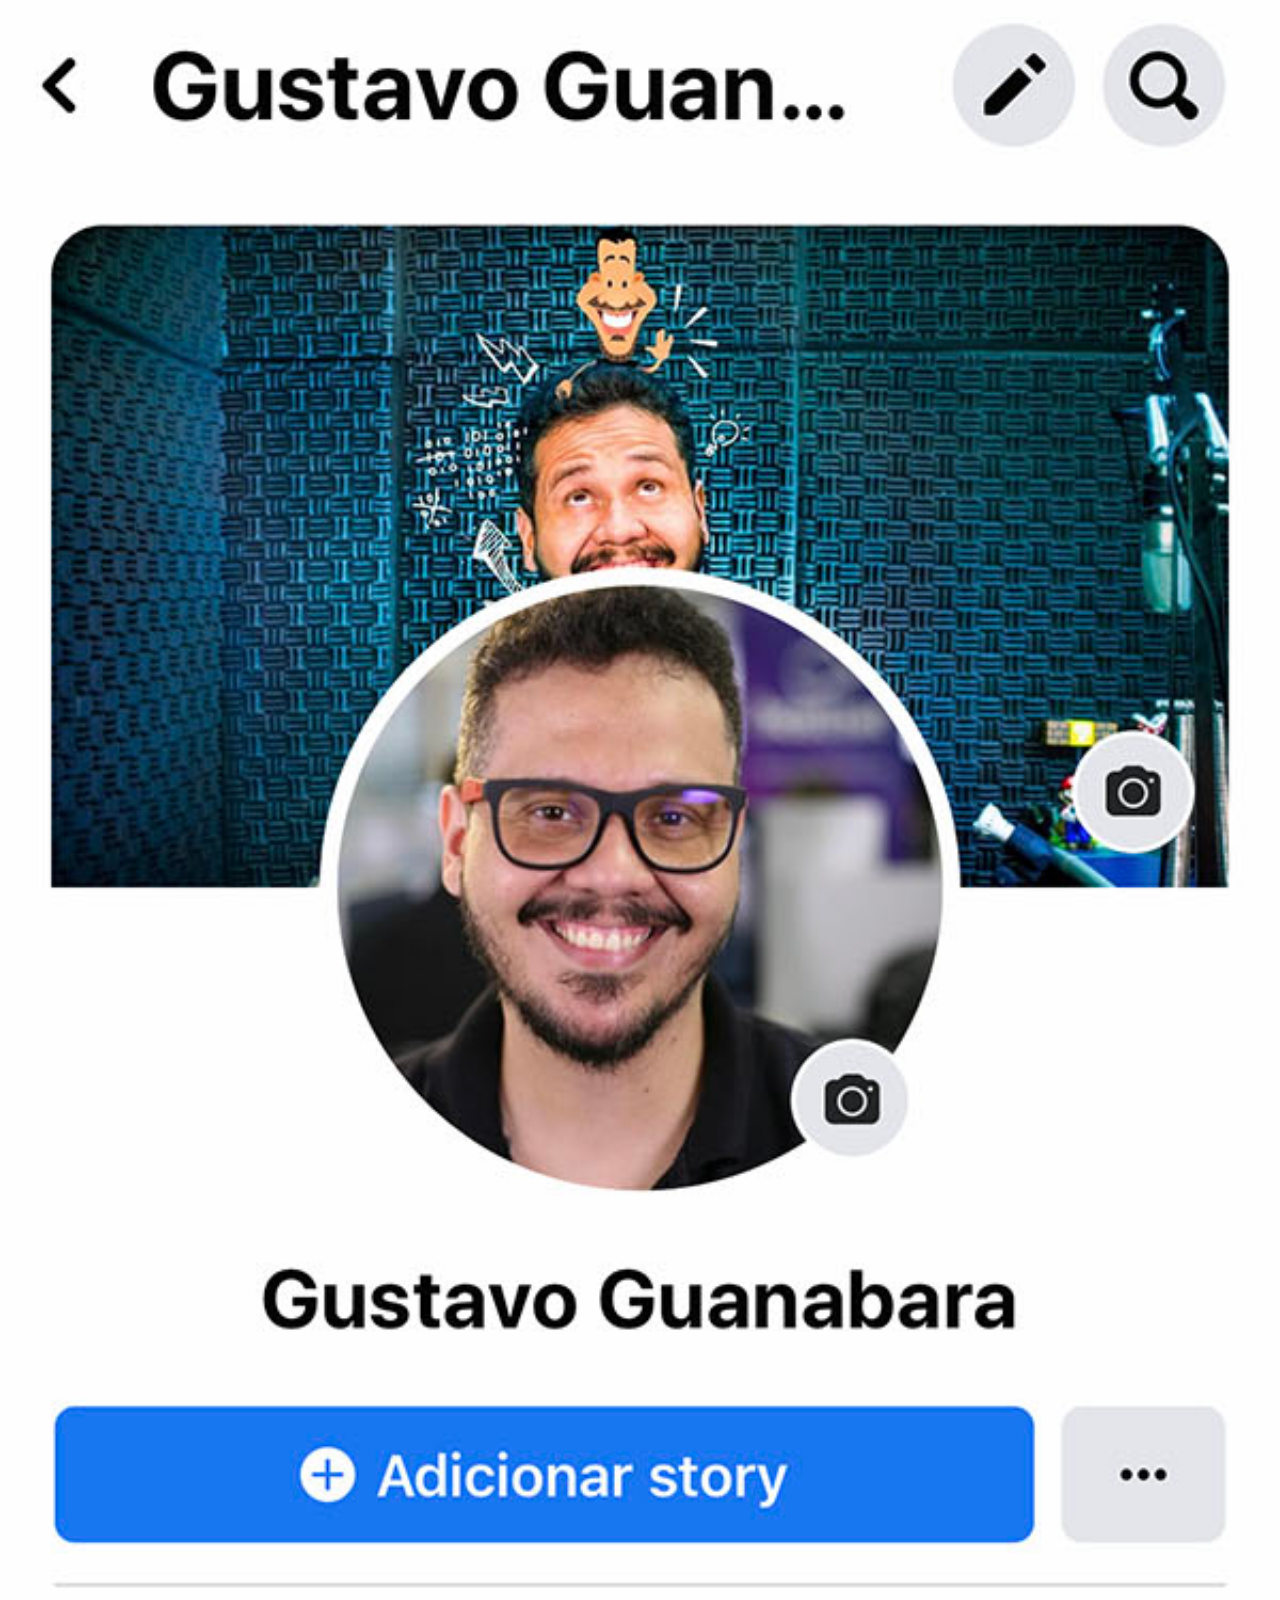
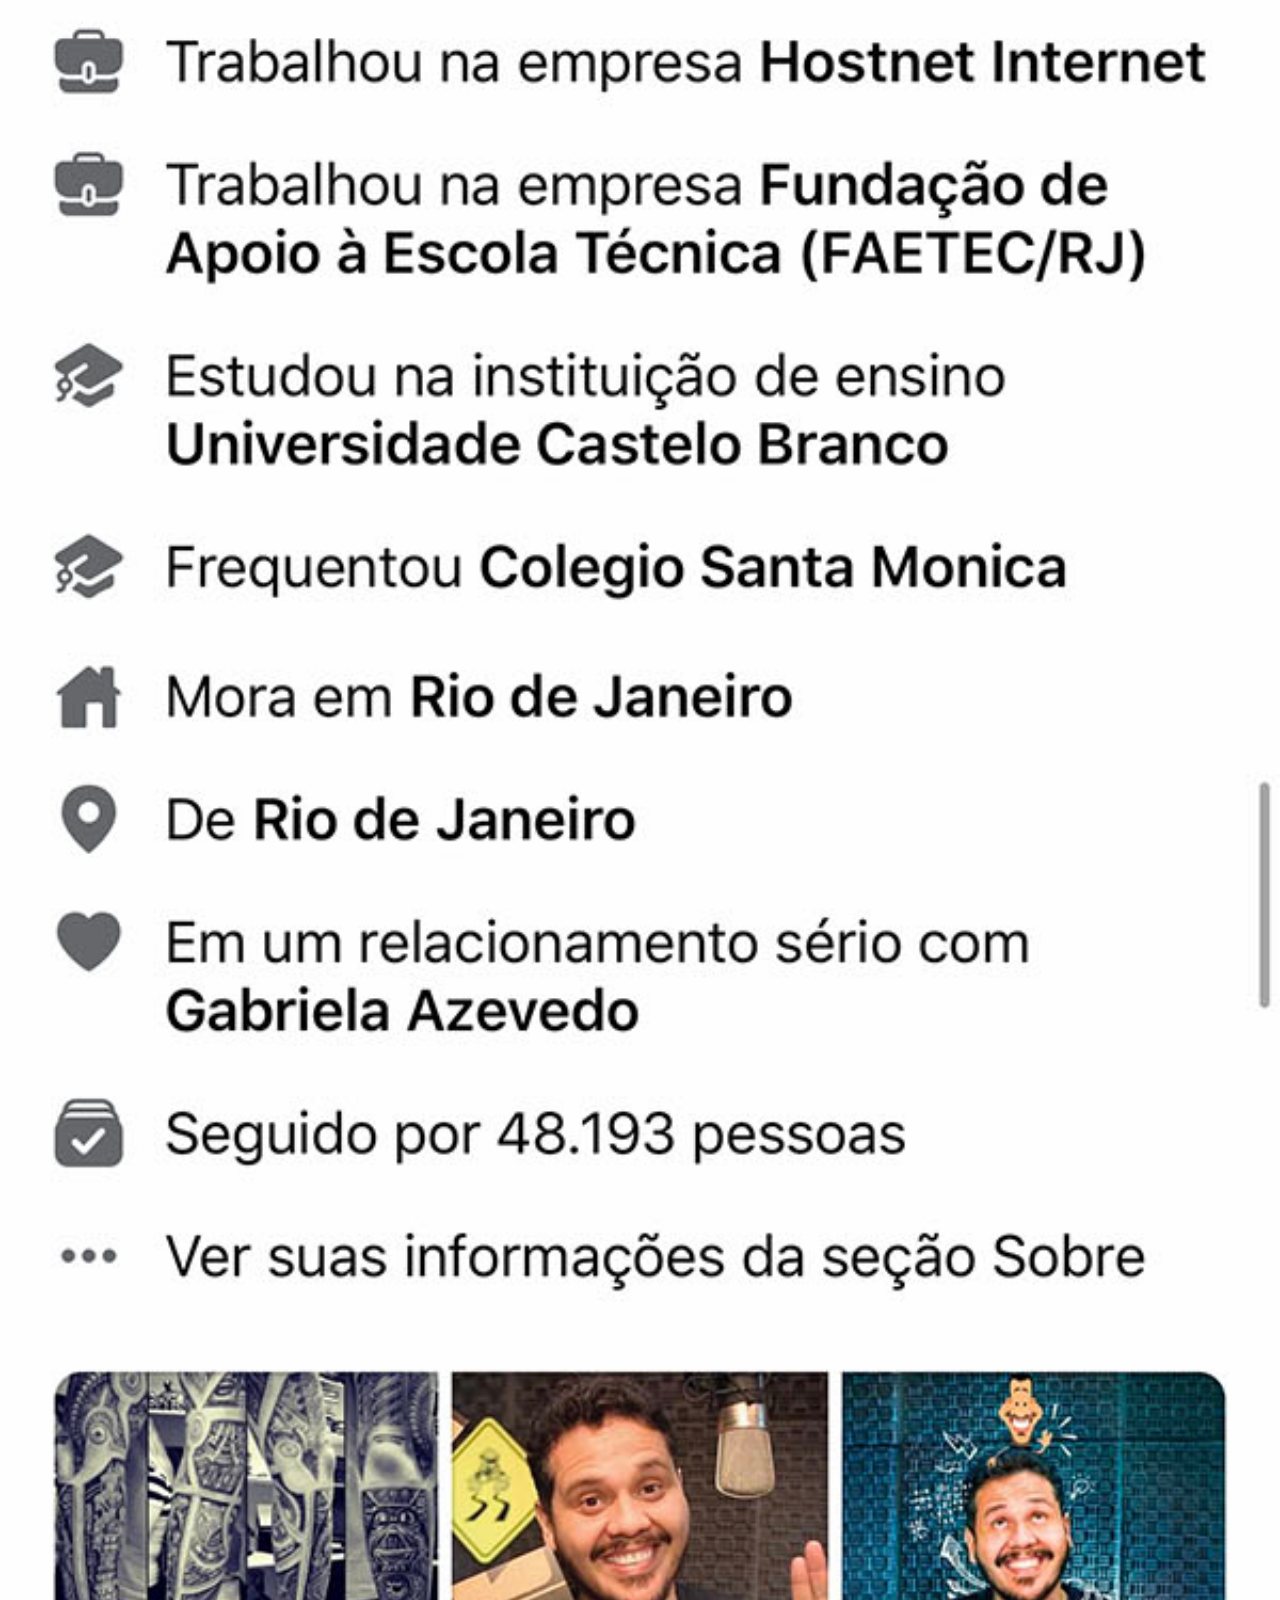
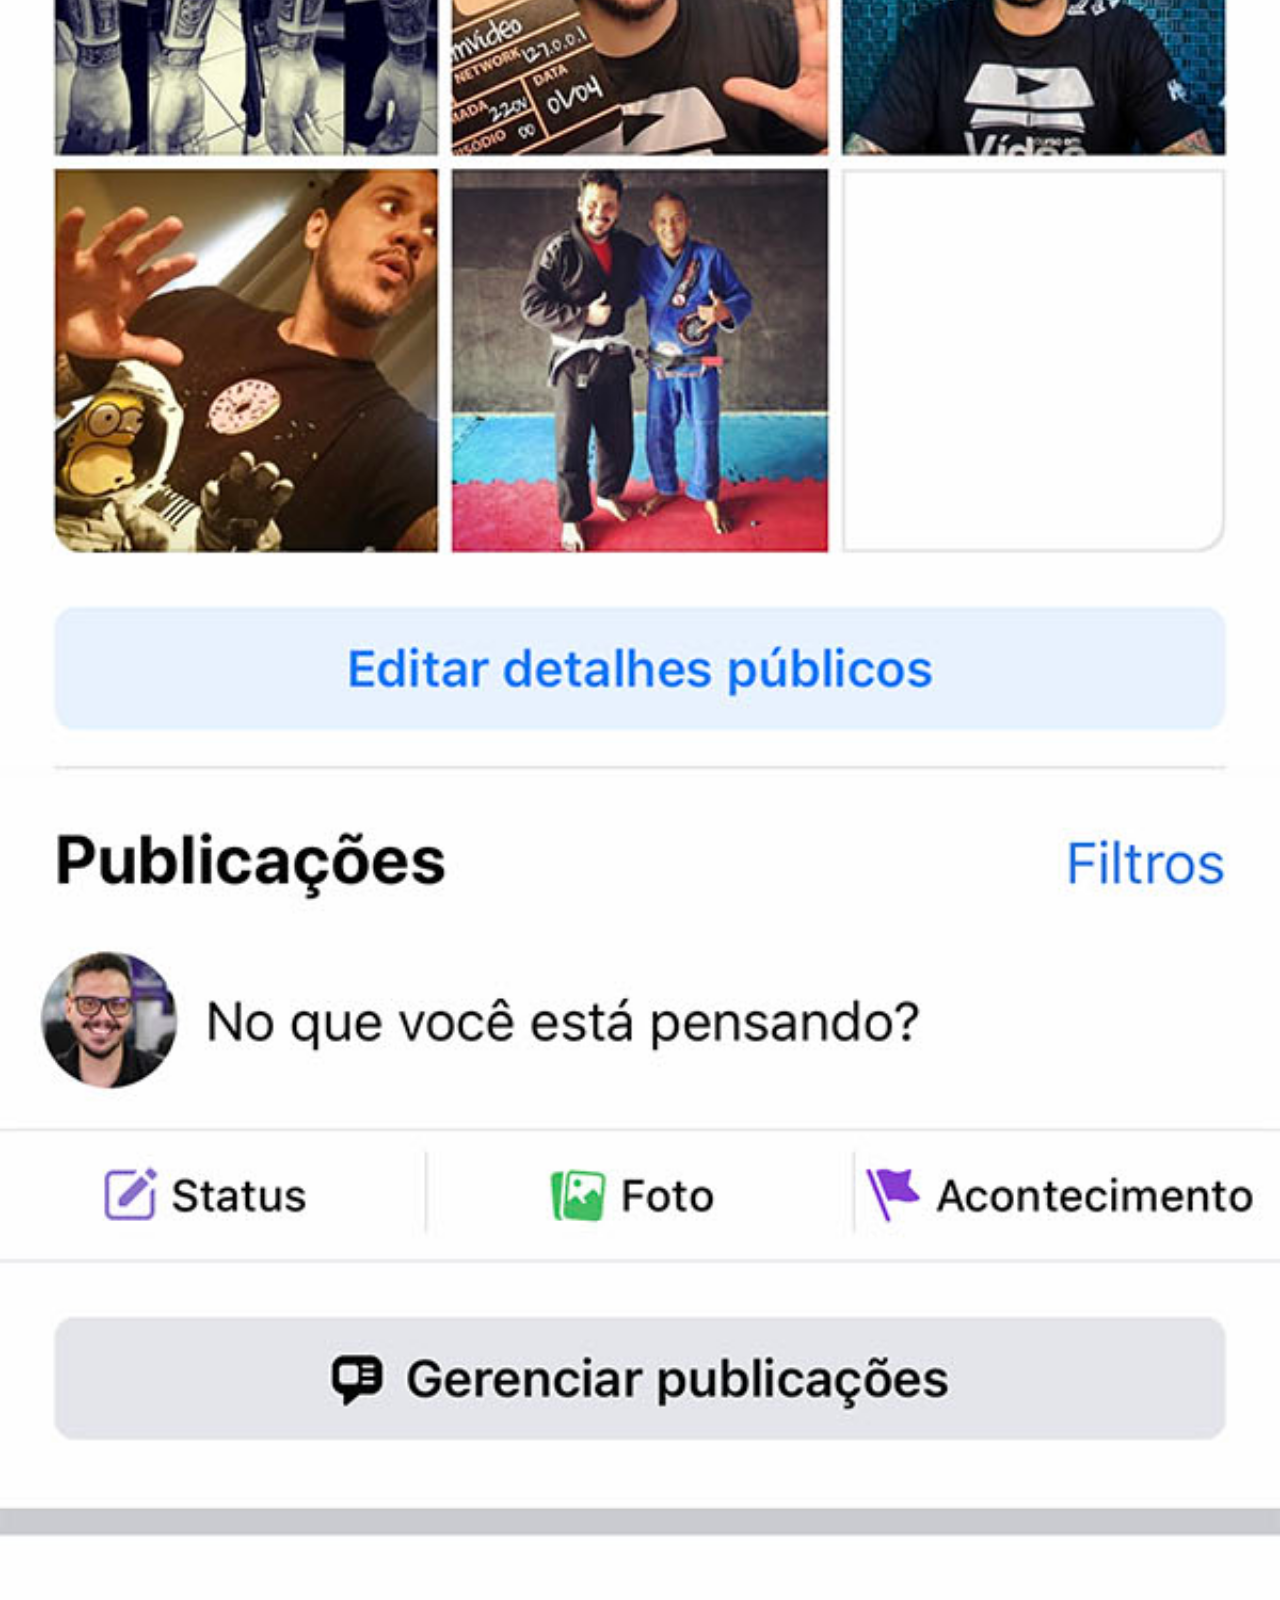
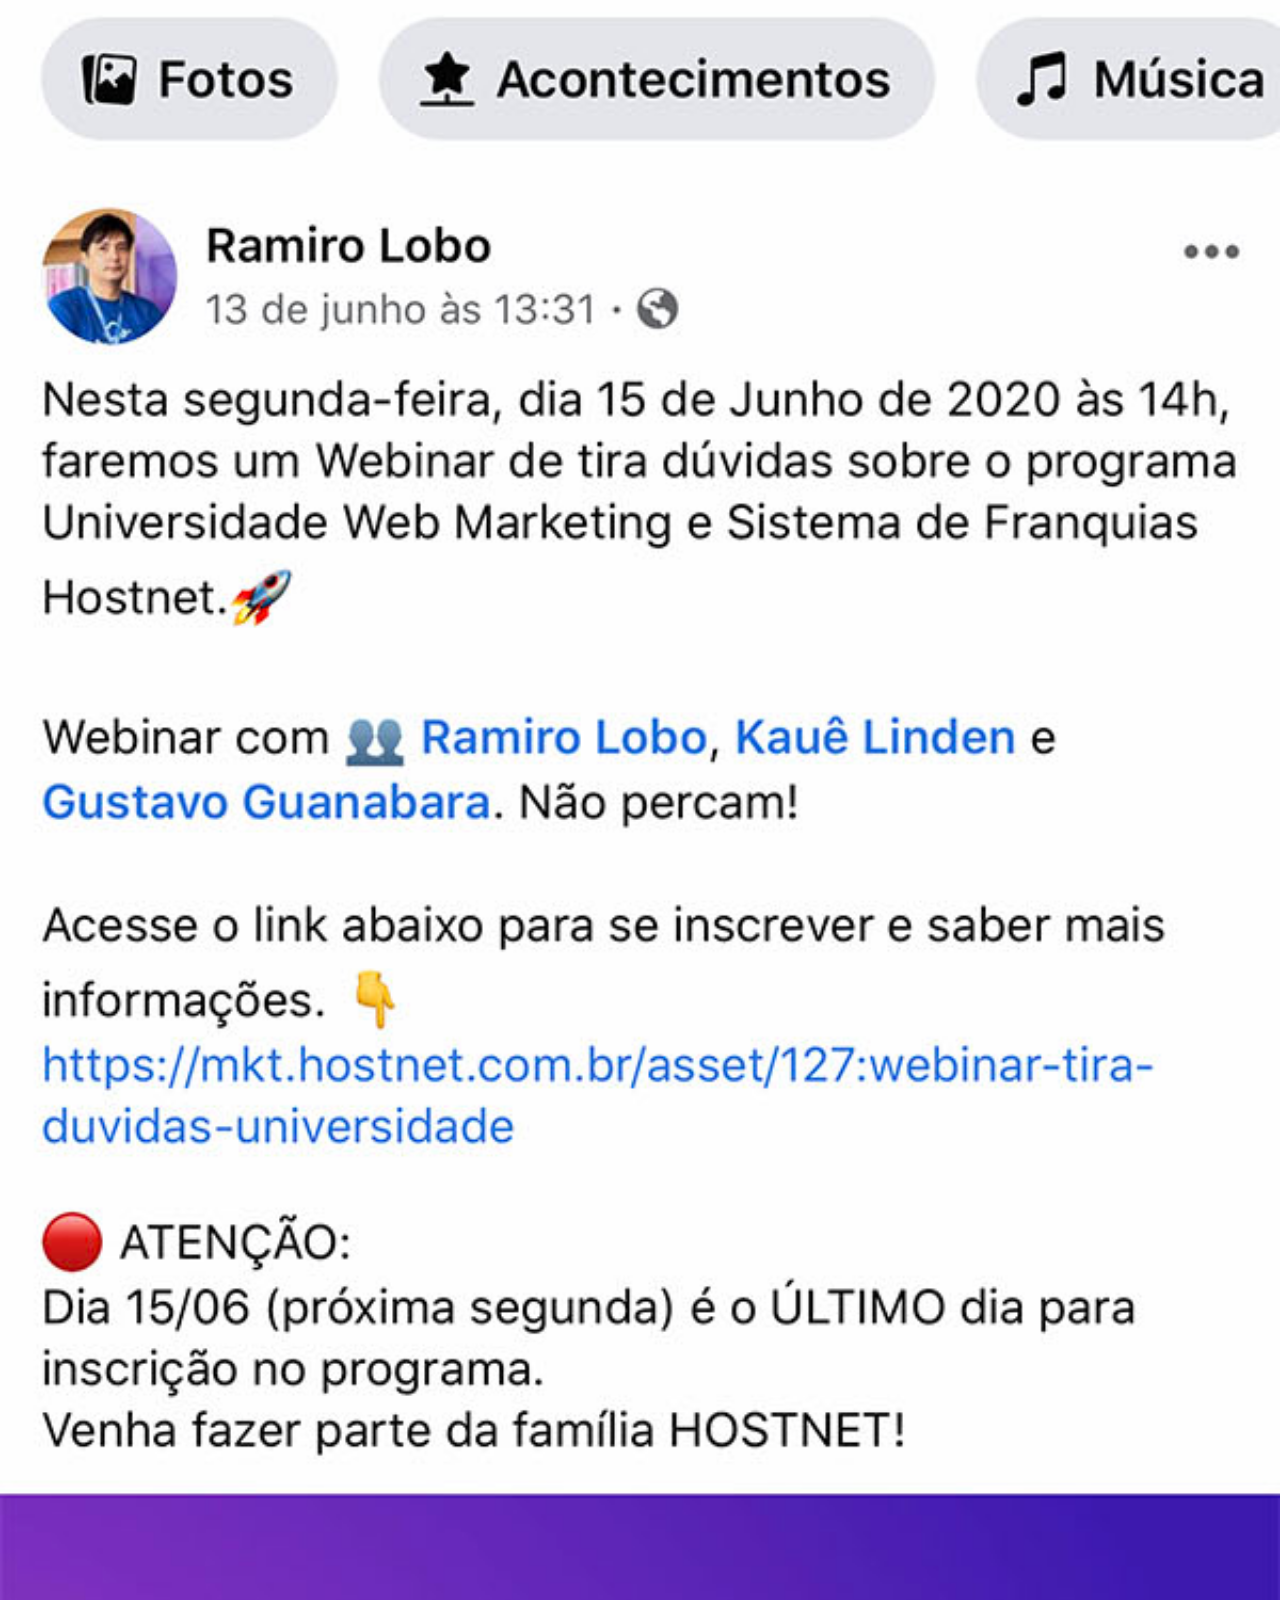
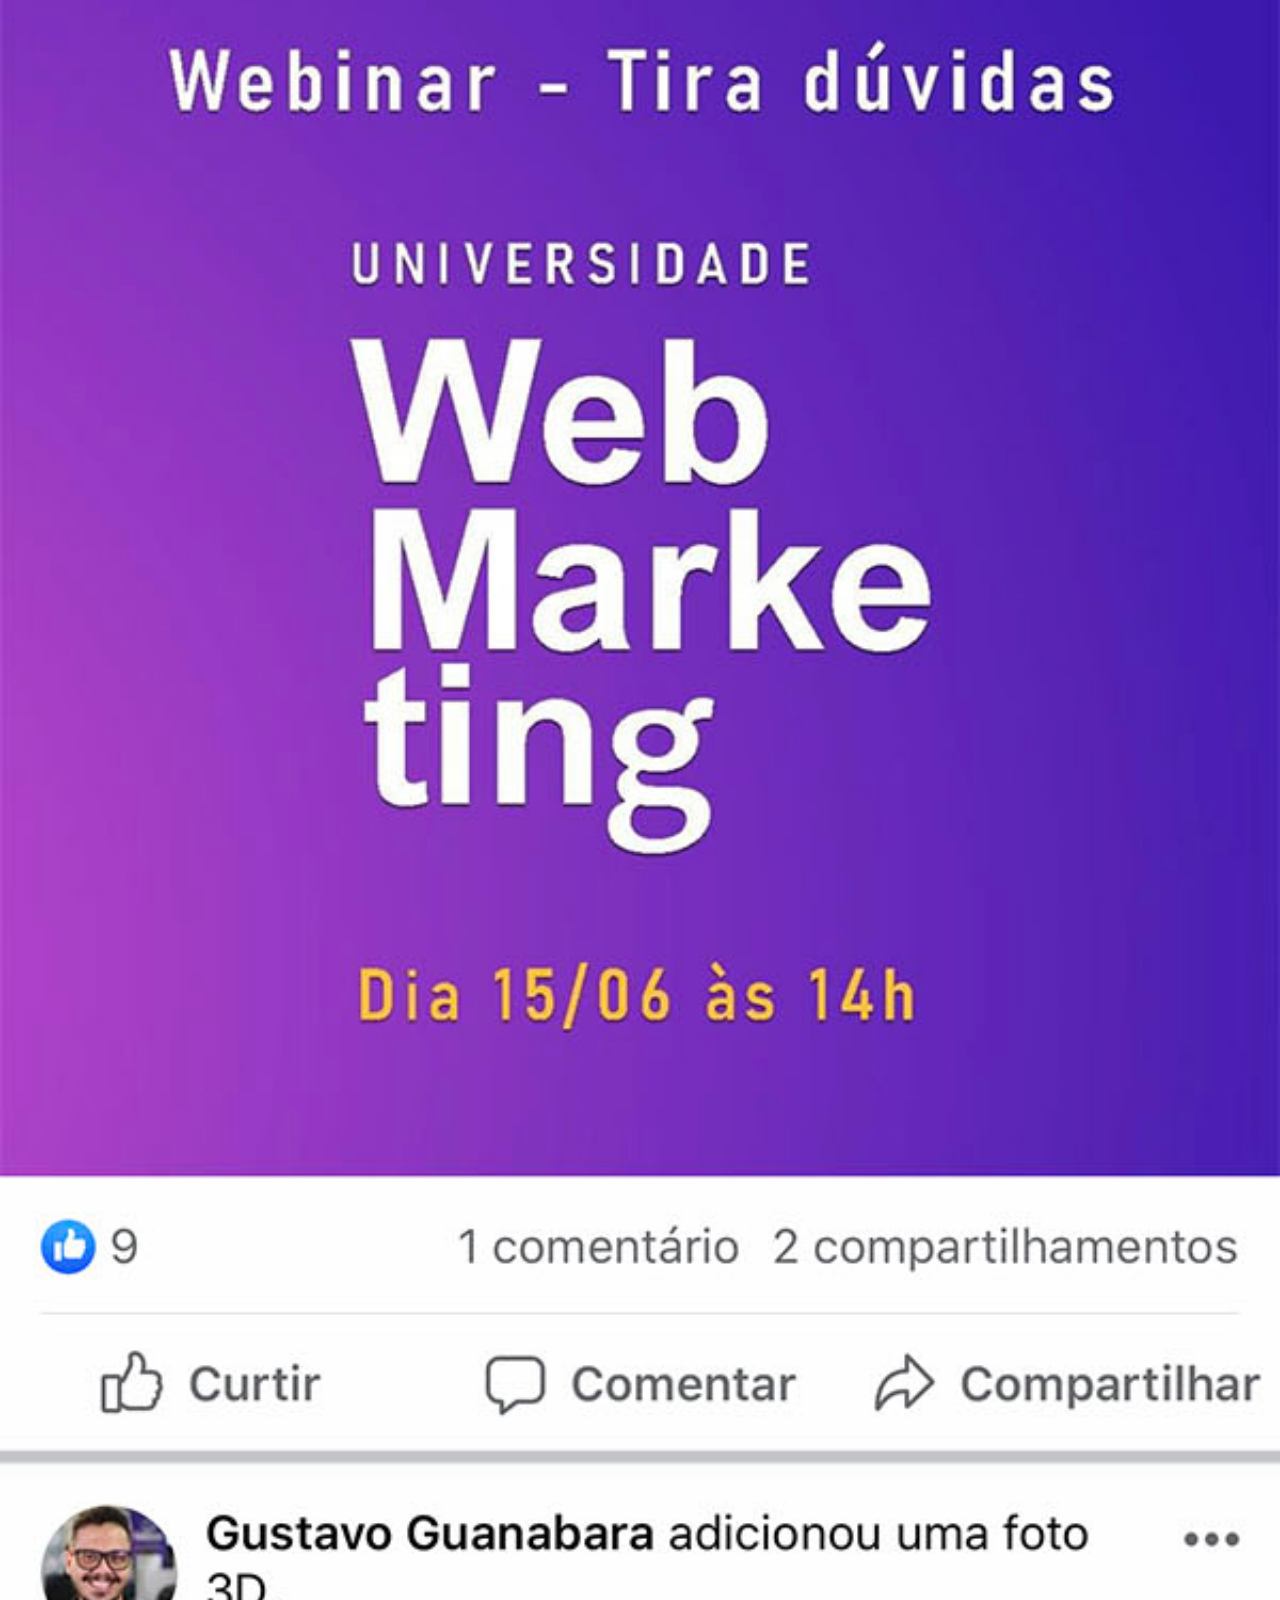
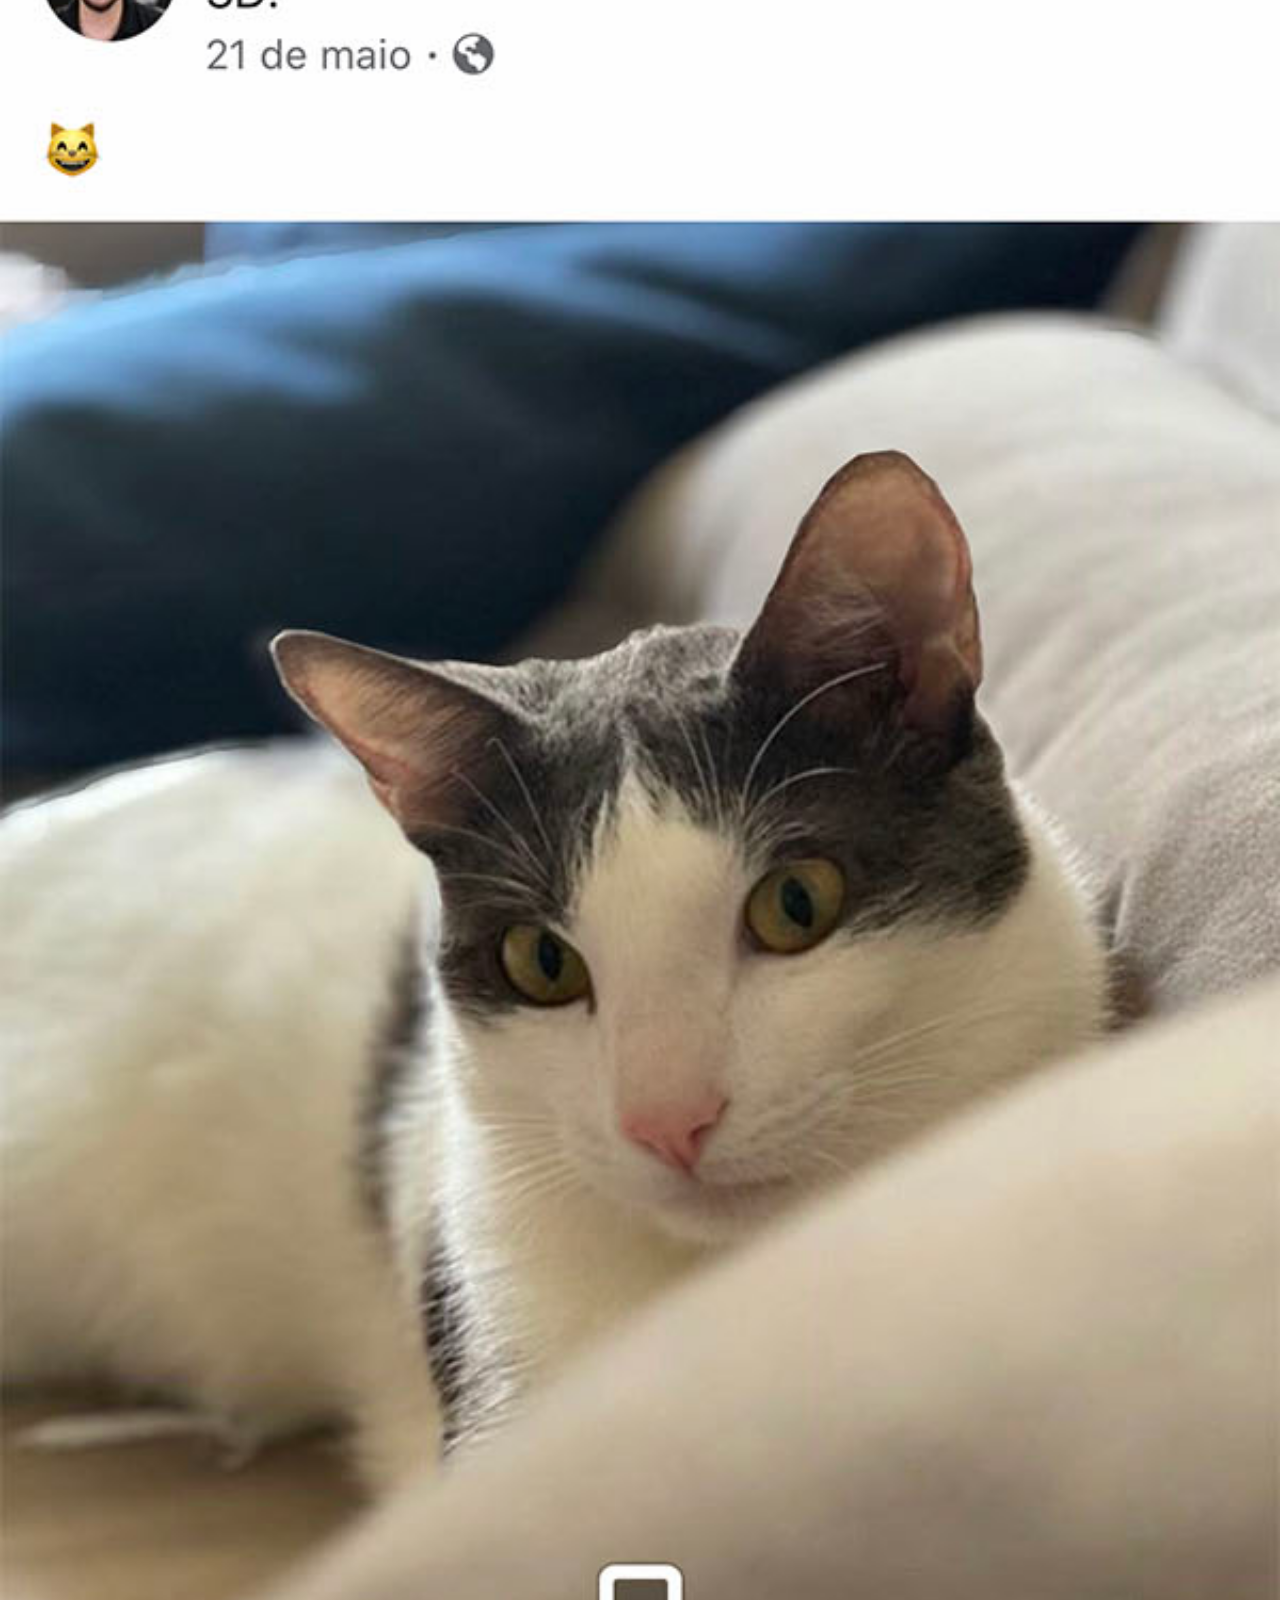
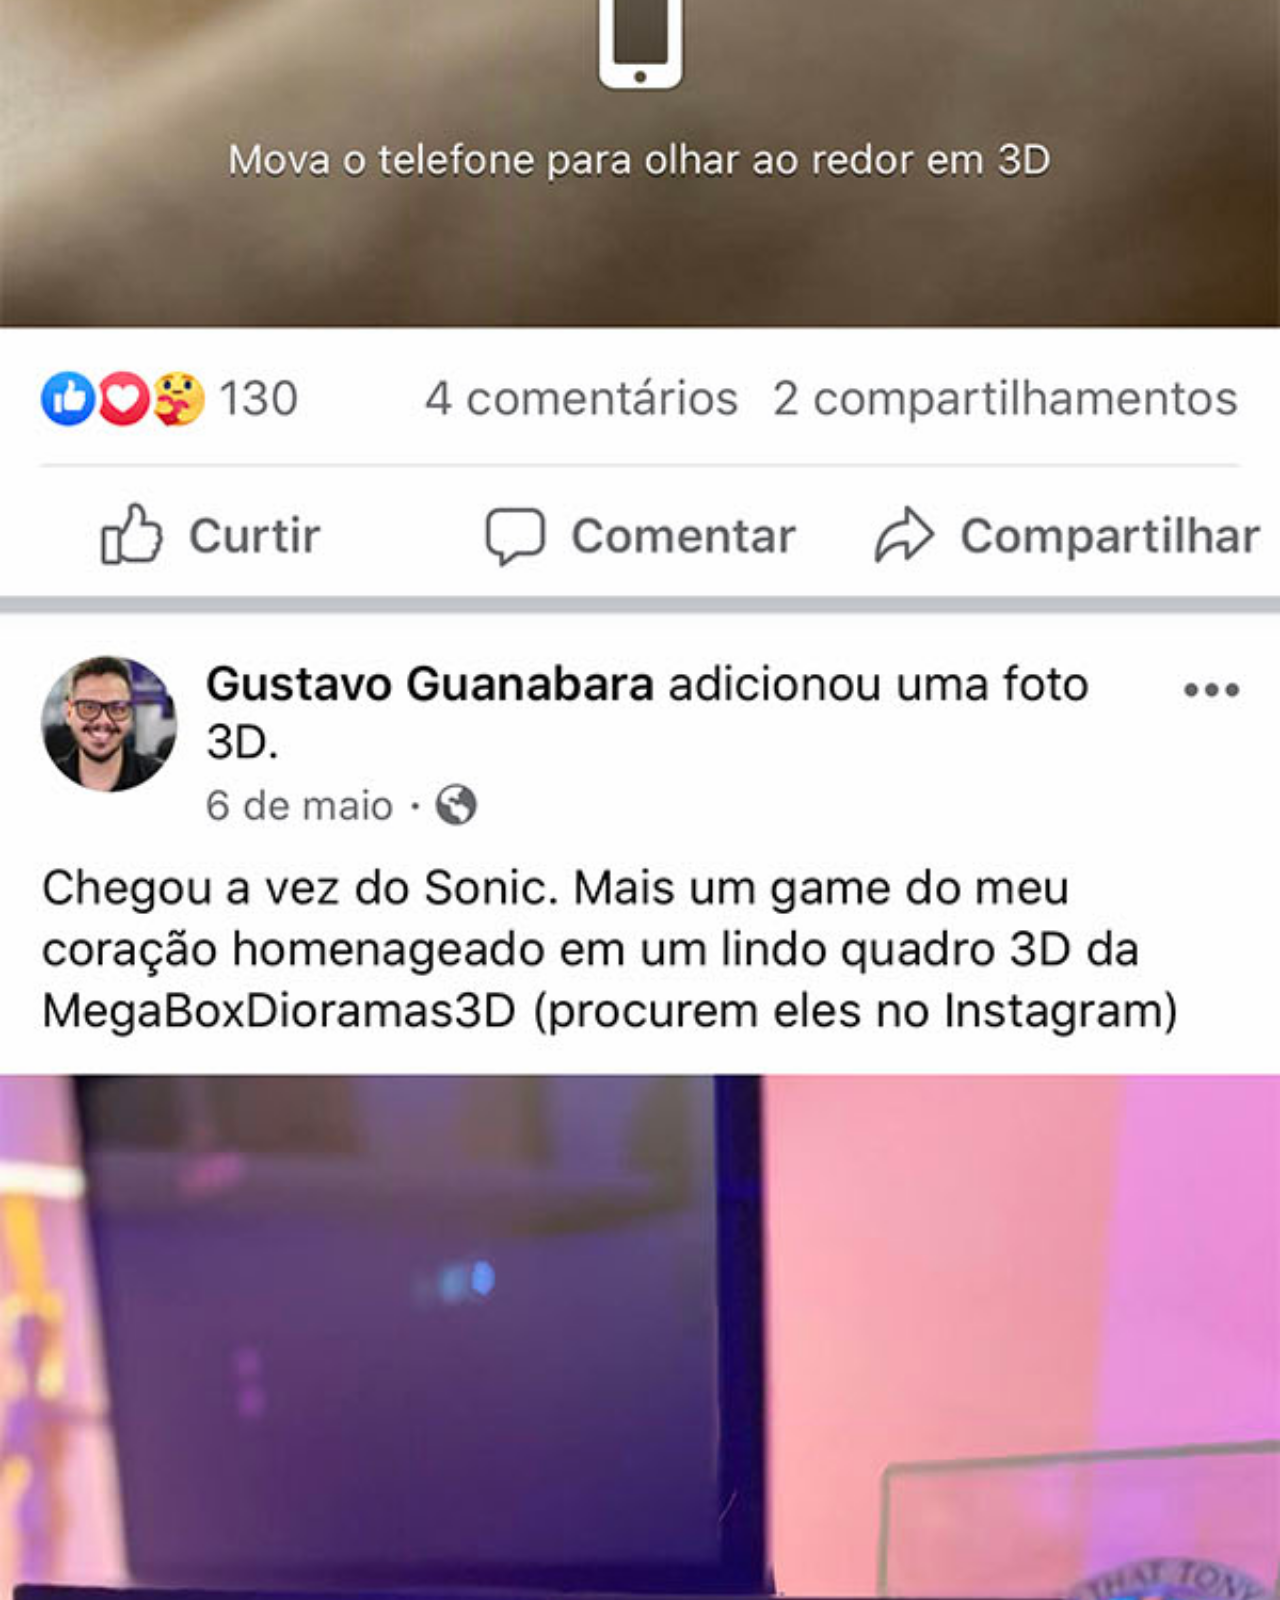
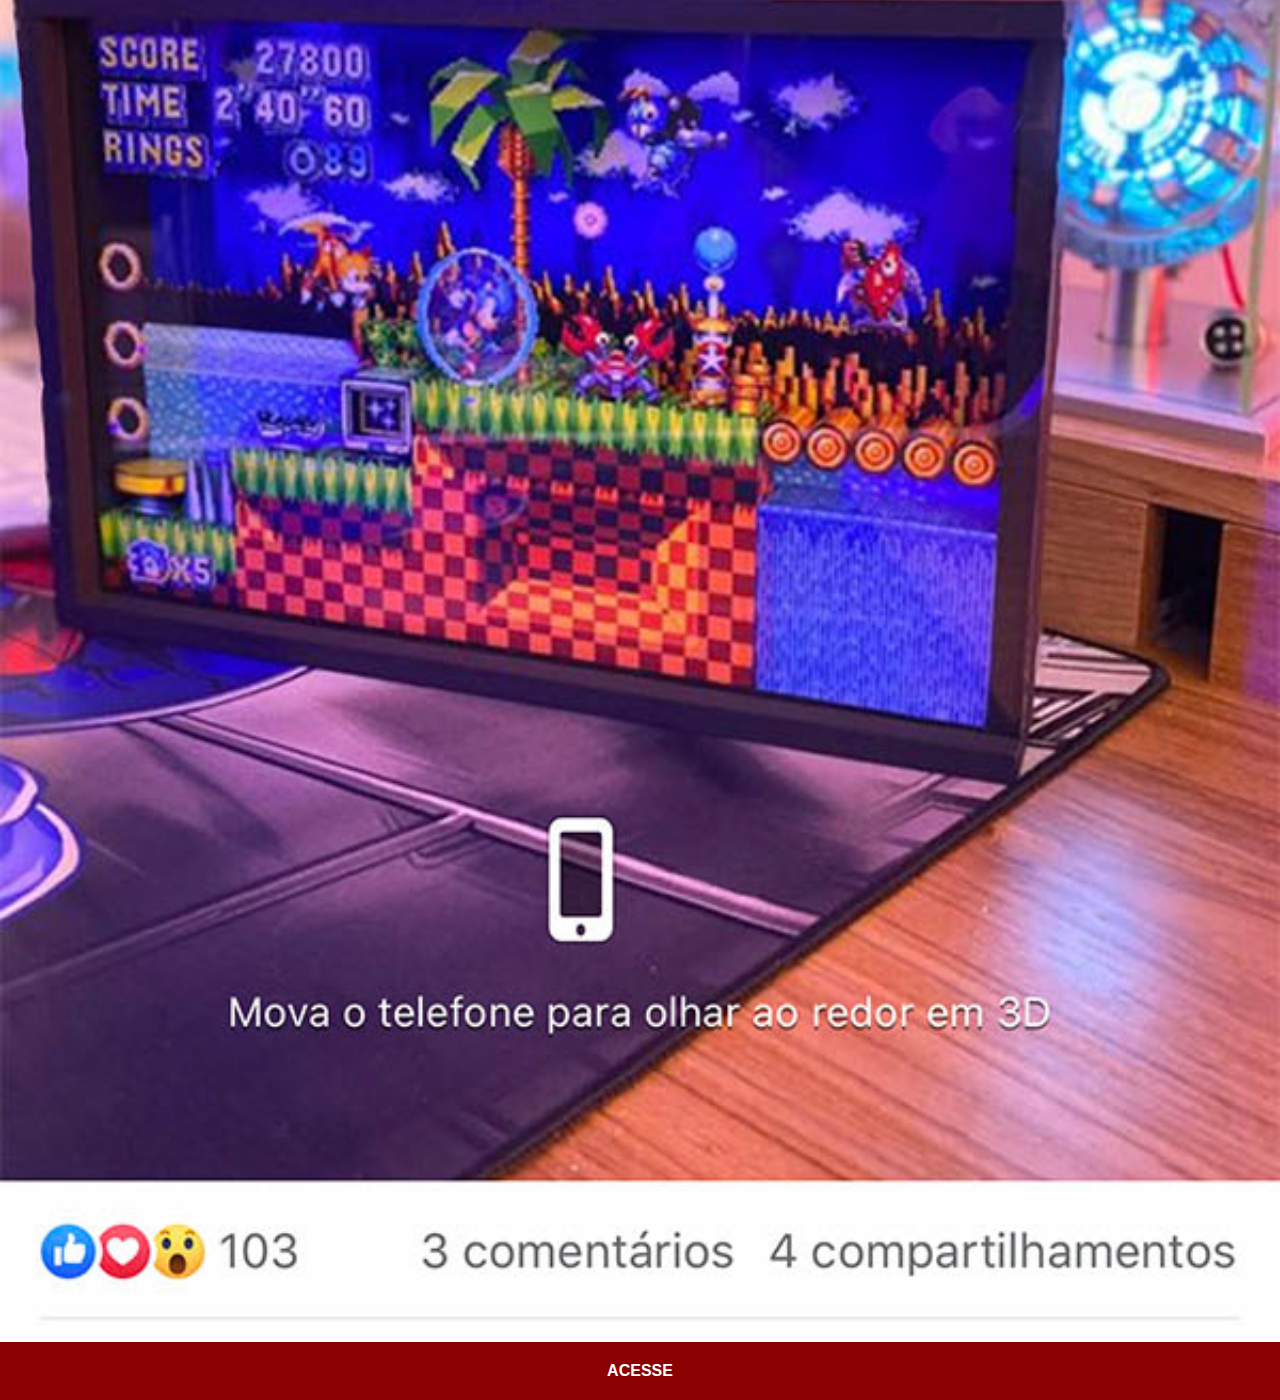
<file: facebook.html>
<!DOCTYPE html>
<html lang="pt-br">
<head>
    <meta charset="UTF-8">
    <meta name="viewport" content="width=device-width, initial-scale=1.0">
    <title>facebook</title>
    <link rel="stylesheet" href="estilo/social.css">
</head>
<body>
    <img src="imagens/tela-facebook.jpg" alt="facebook">
    <a href="" target="_blank">ACESSE</a>
    
</body>
</html>
</file>
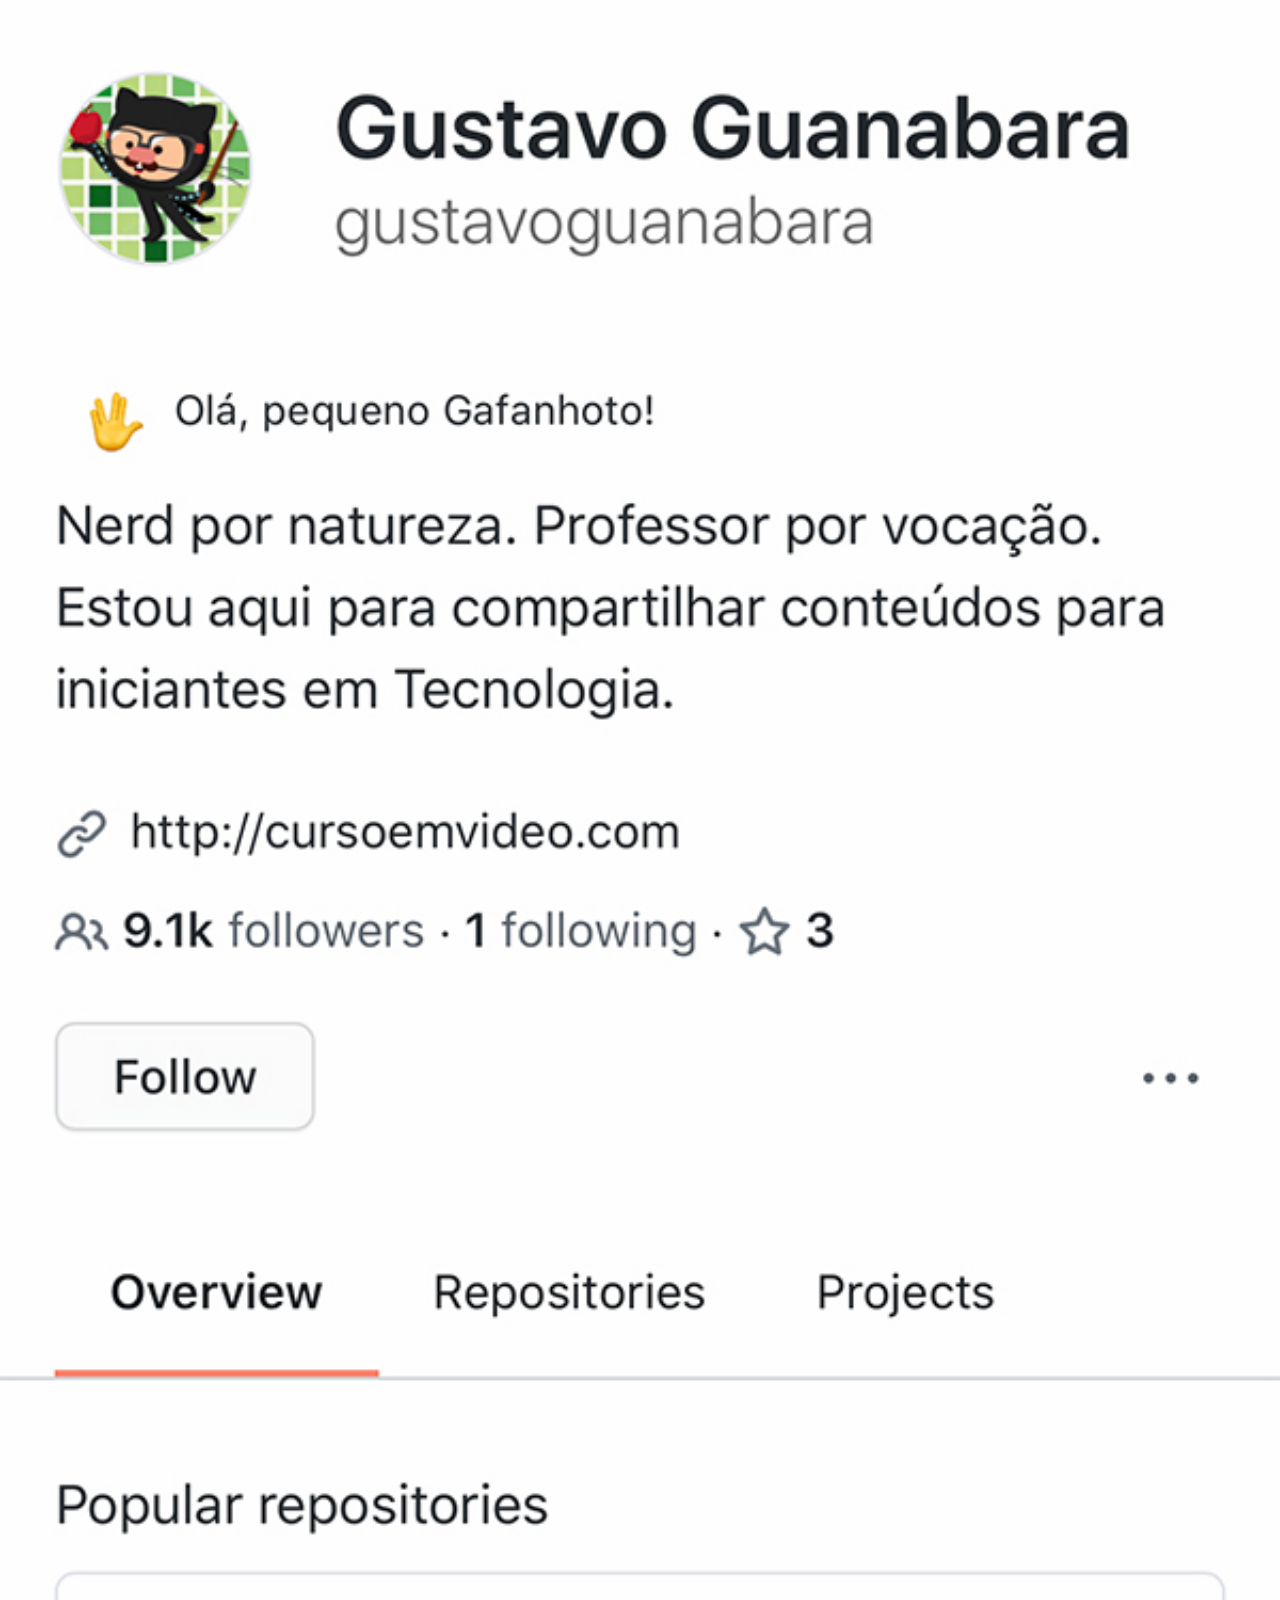
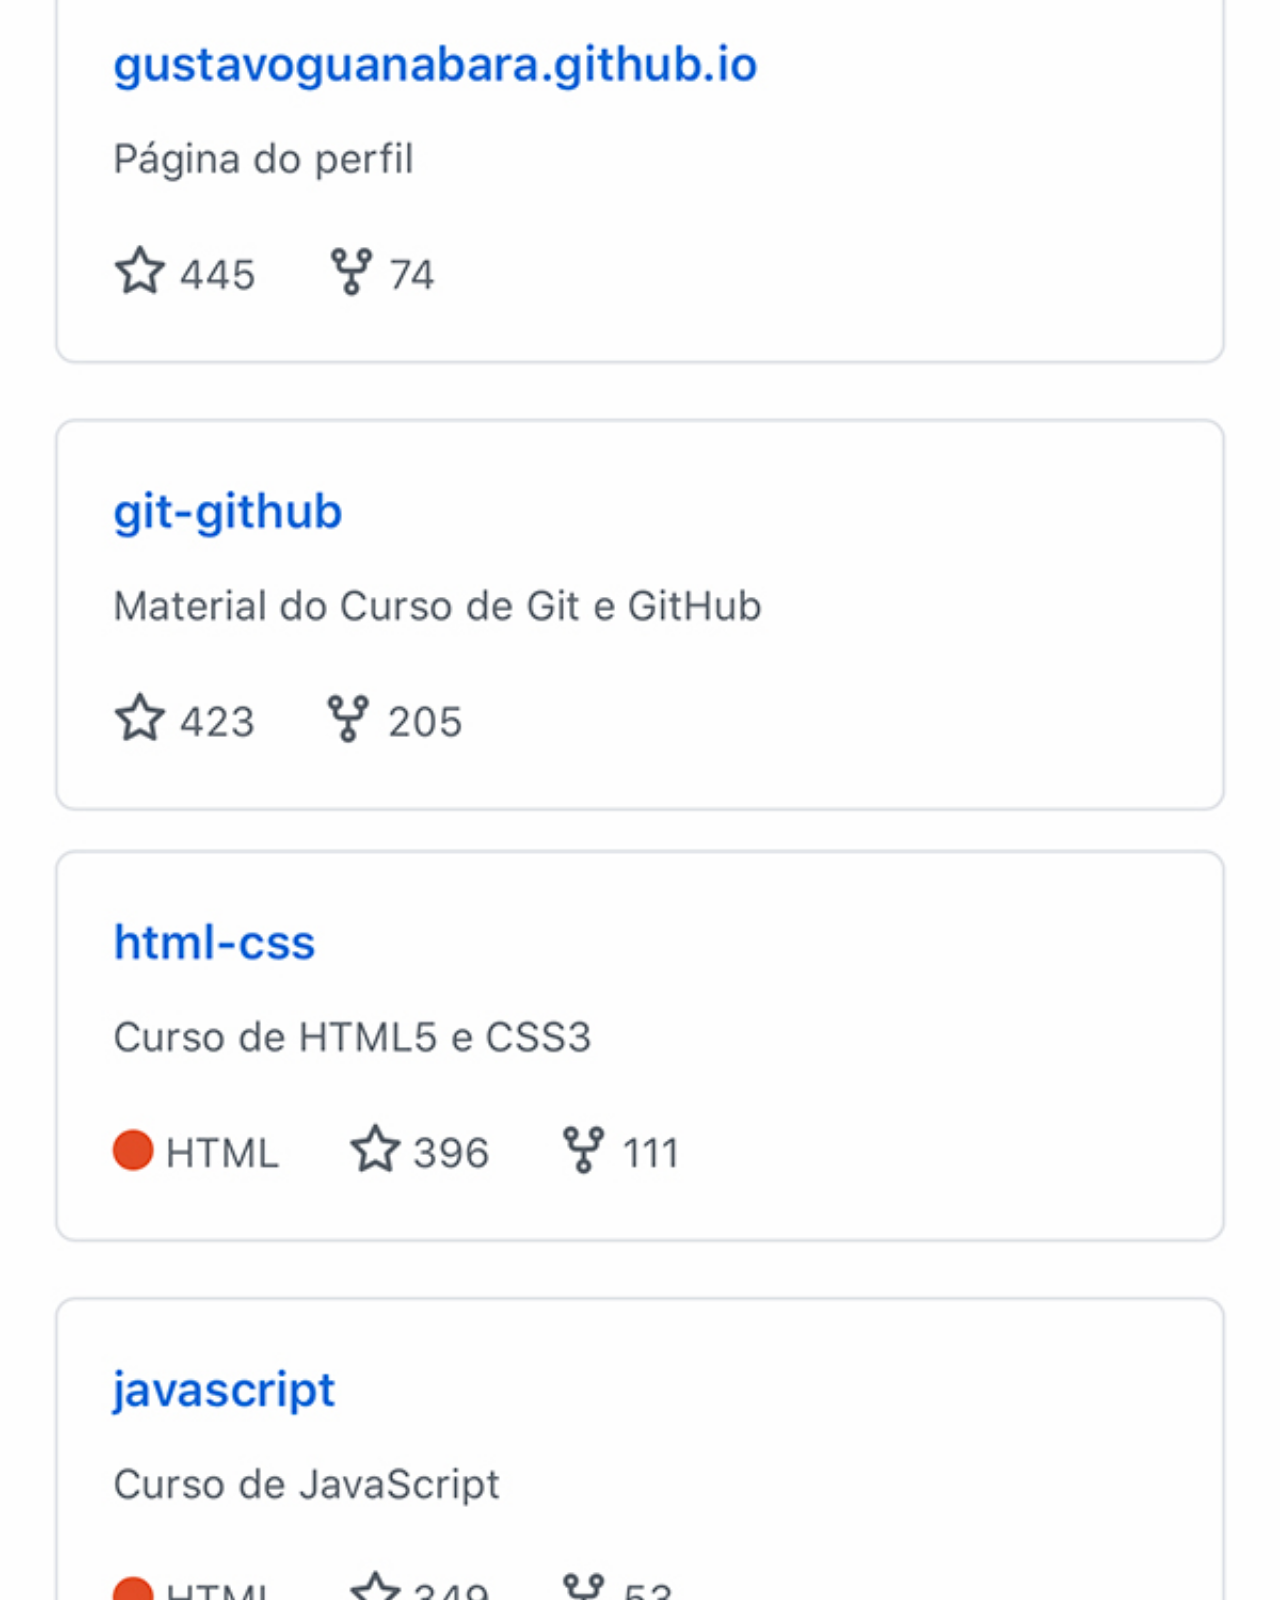
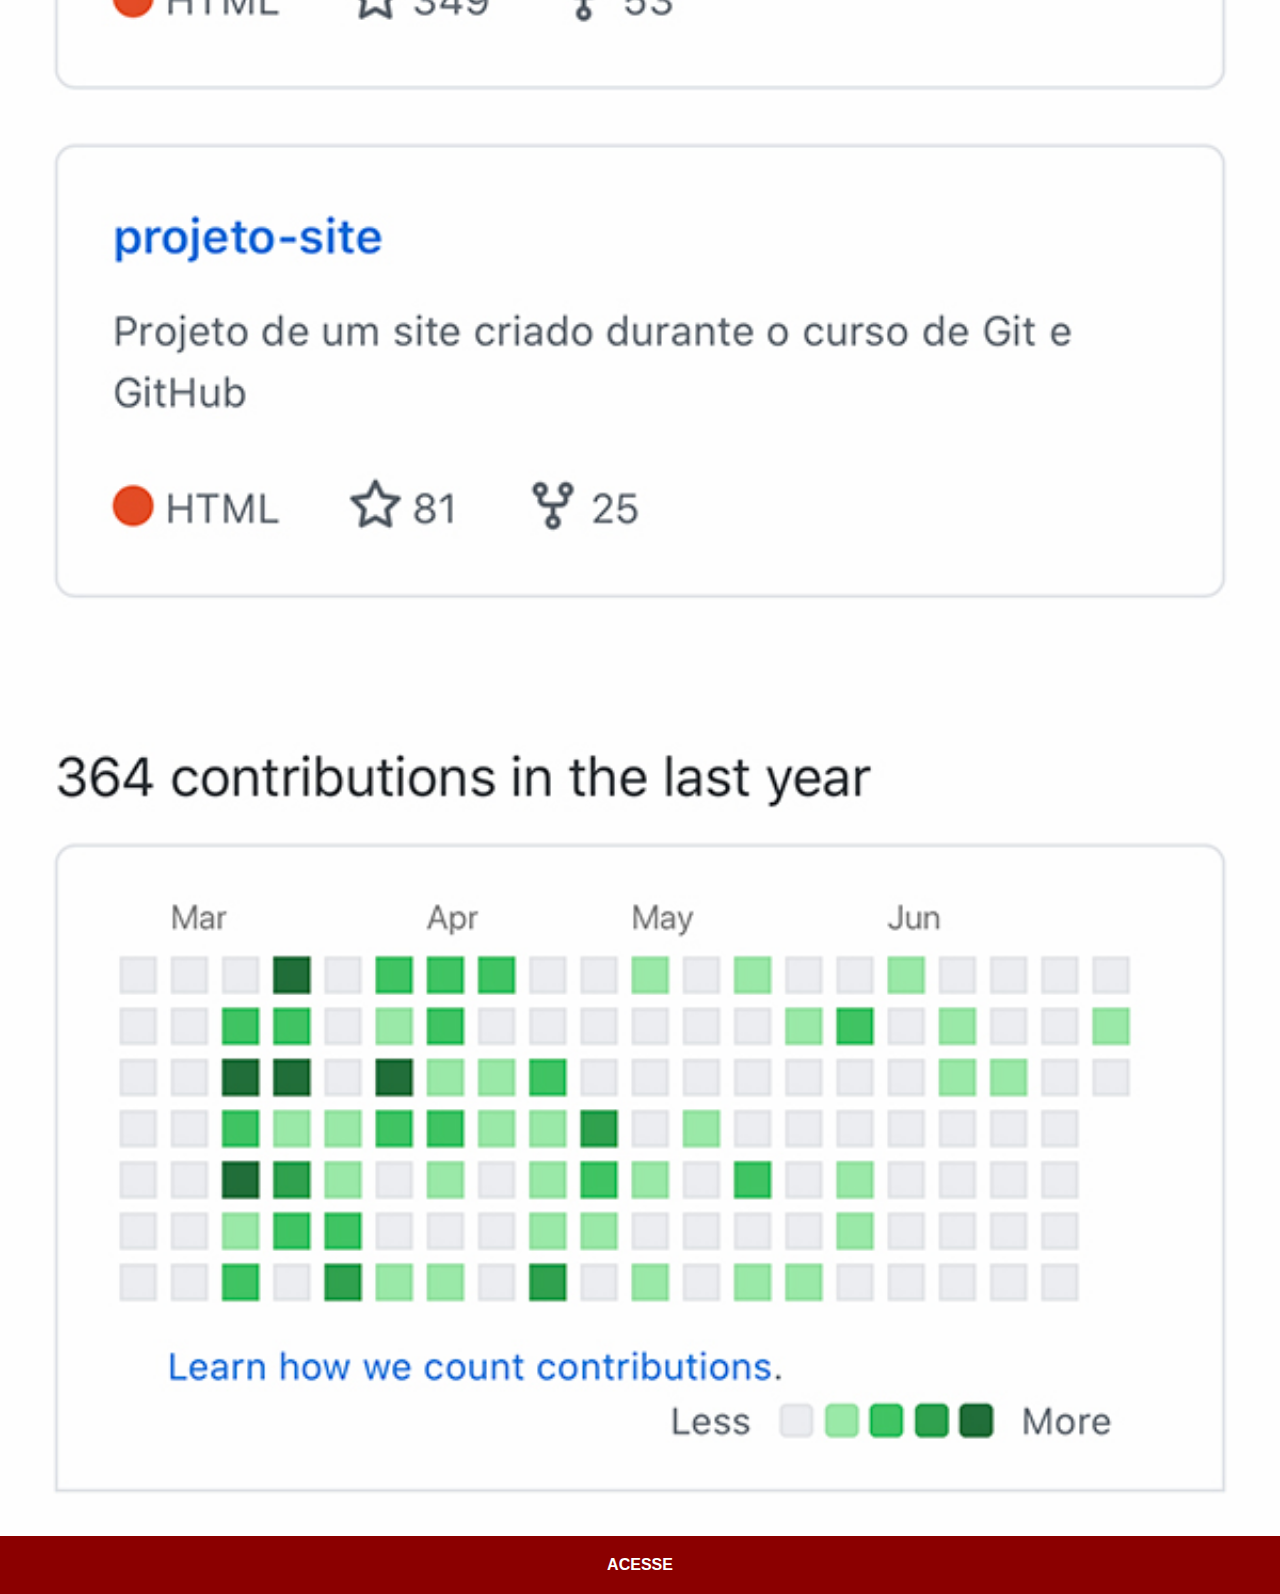
<file: github.html>
<!DOCTYPE html>
<html lang="pt-br">
<head>
    <meta charset="UTF-8">
    <meta name="viewport" content="width=device-width, initial-scale=1.0">
    <title>github</title>
    <link rel="stylesheet" href="estilo/social.css">
</head>
<body>
    <img src="imagens/tela-github.jpg" alt="github">
    <a href="" target="_blank">ACESSE</a>
</body>
</html>
</file>
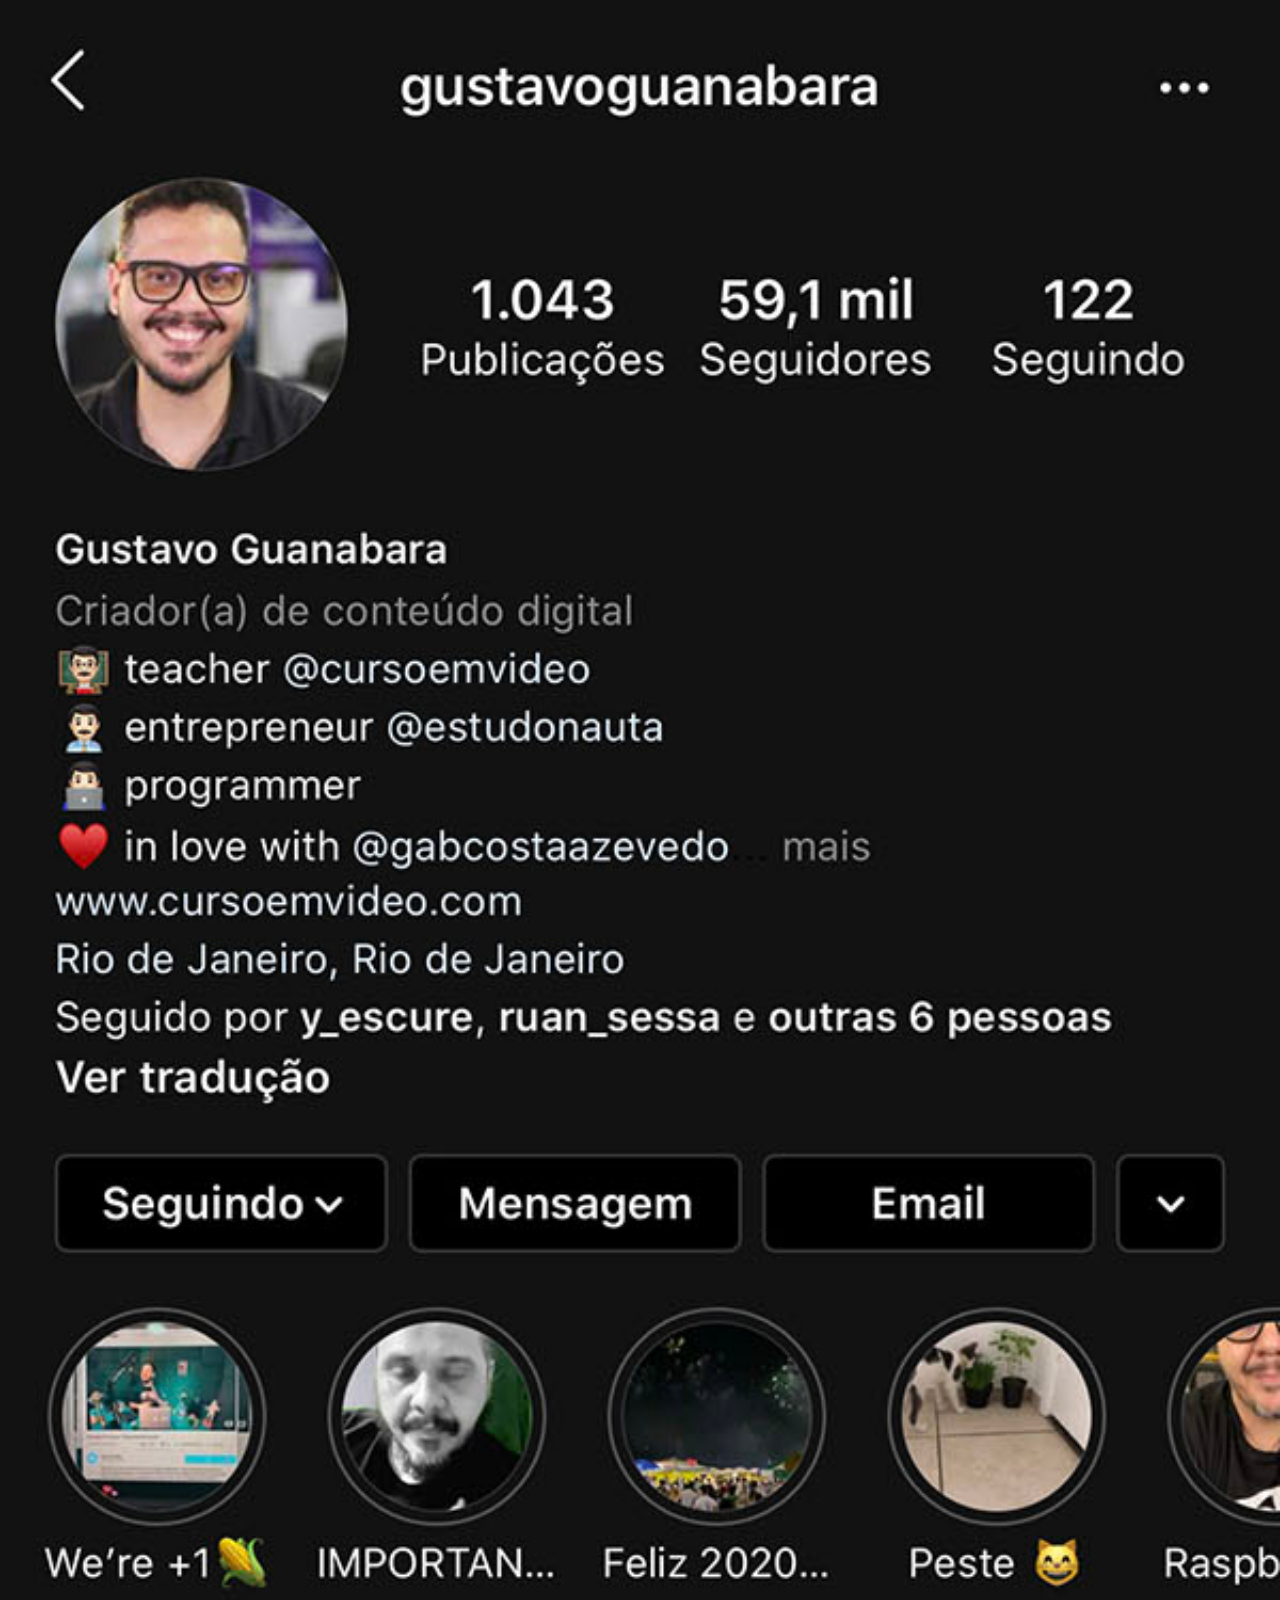
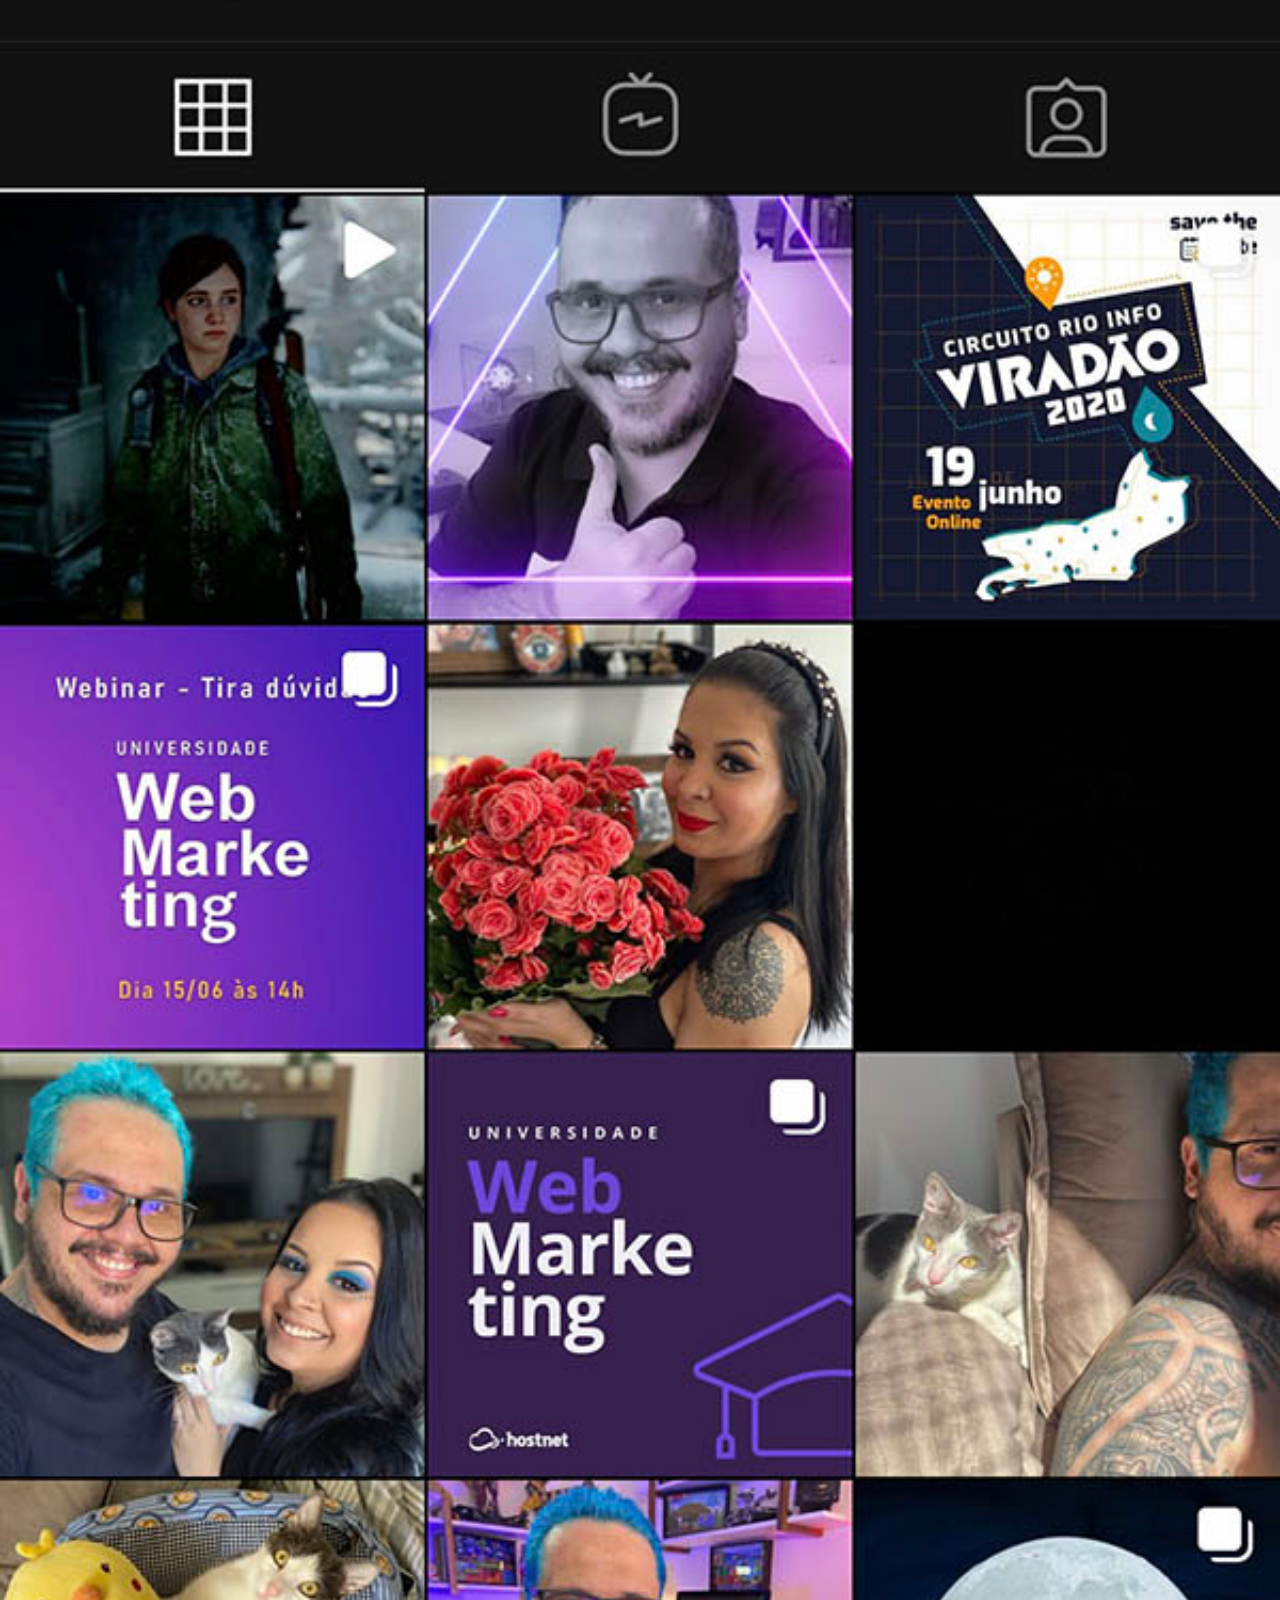
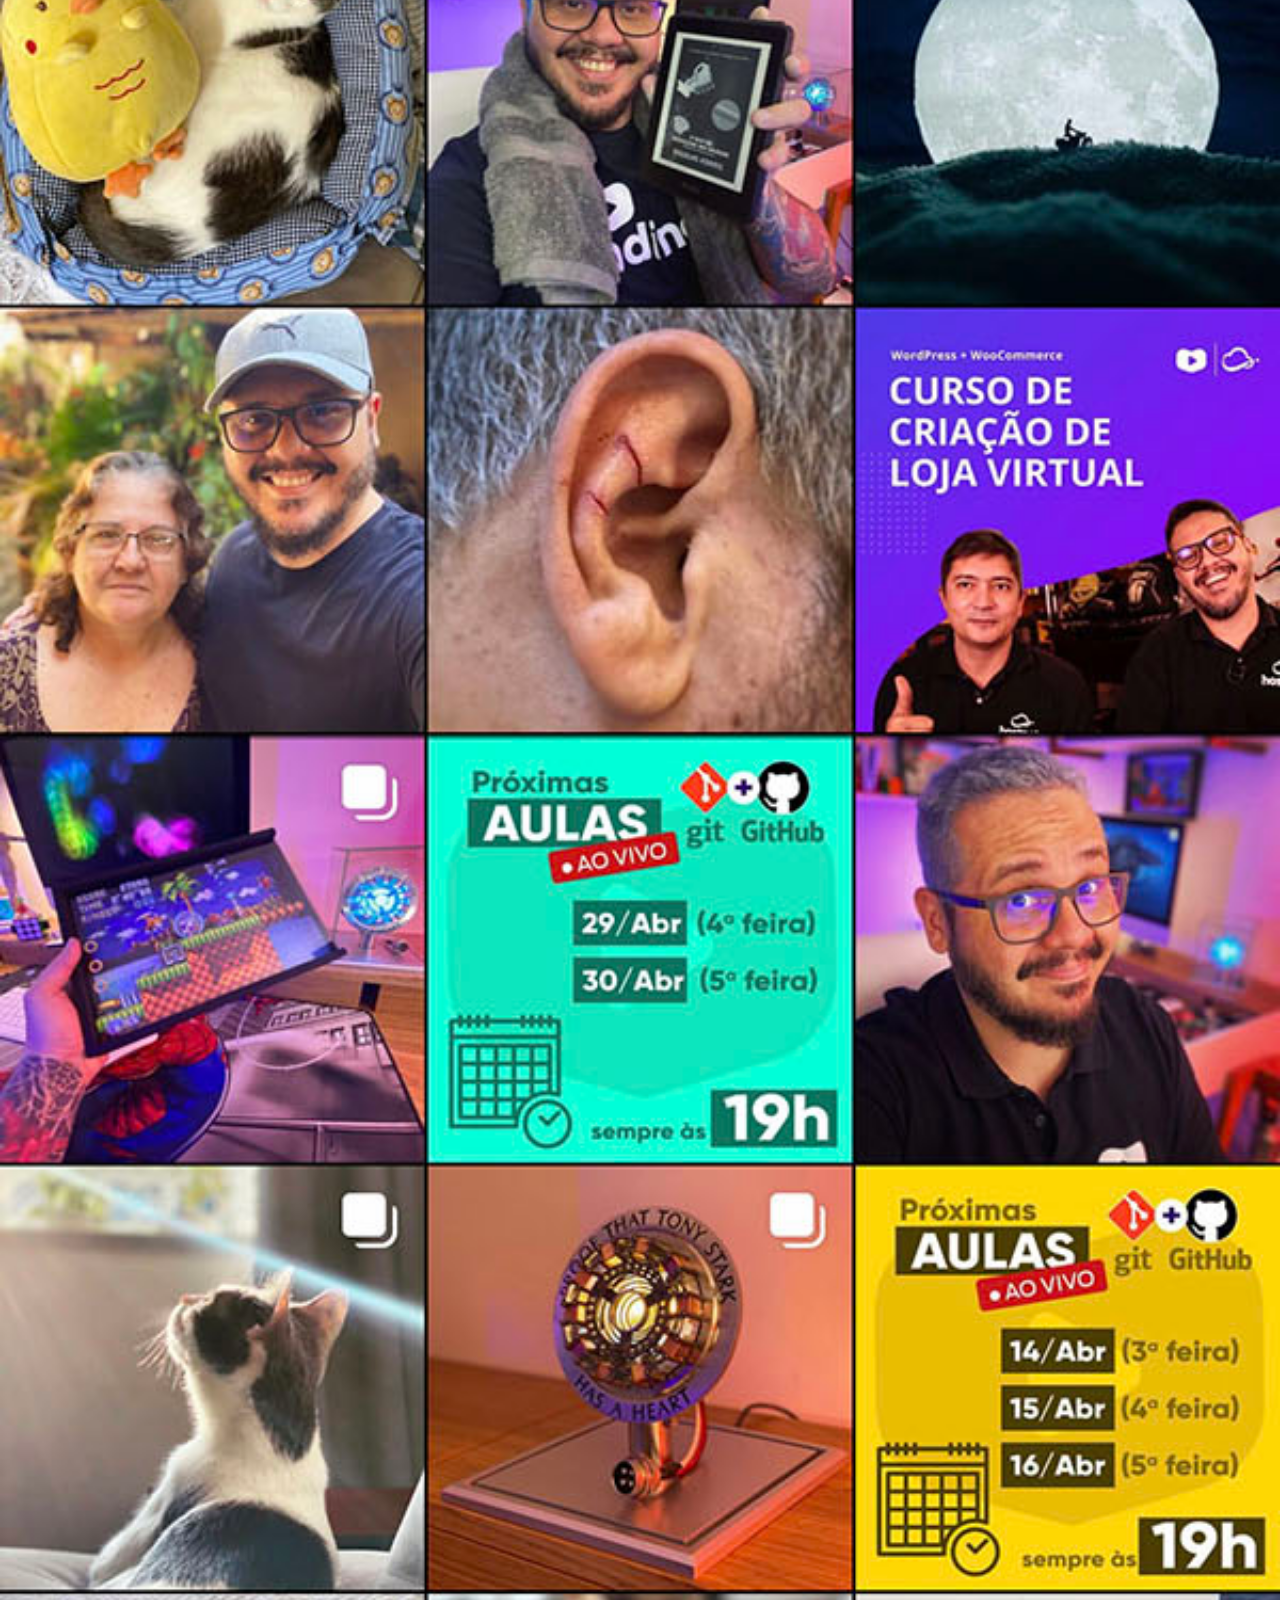
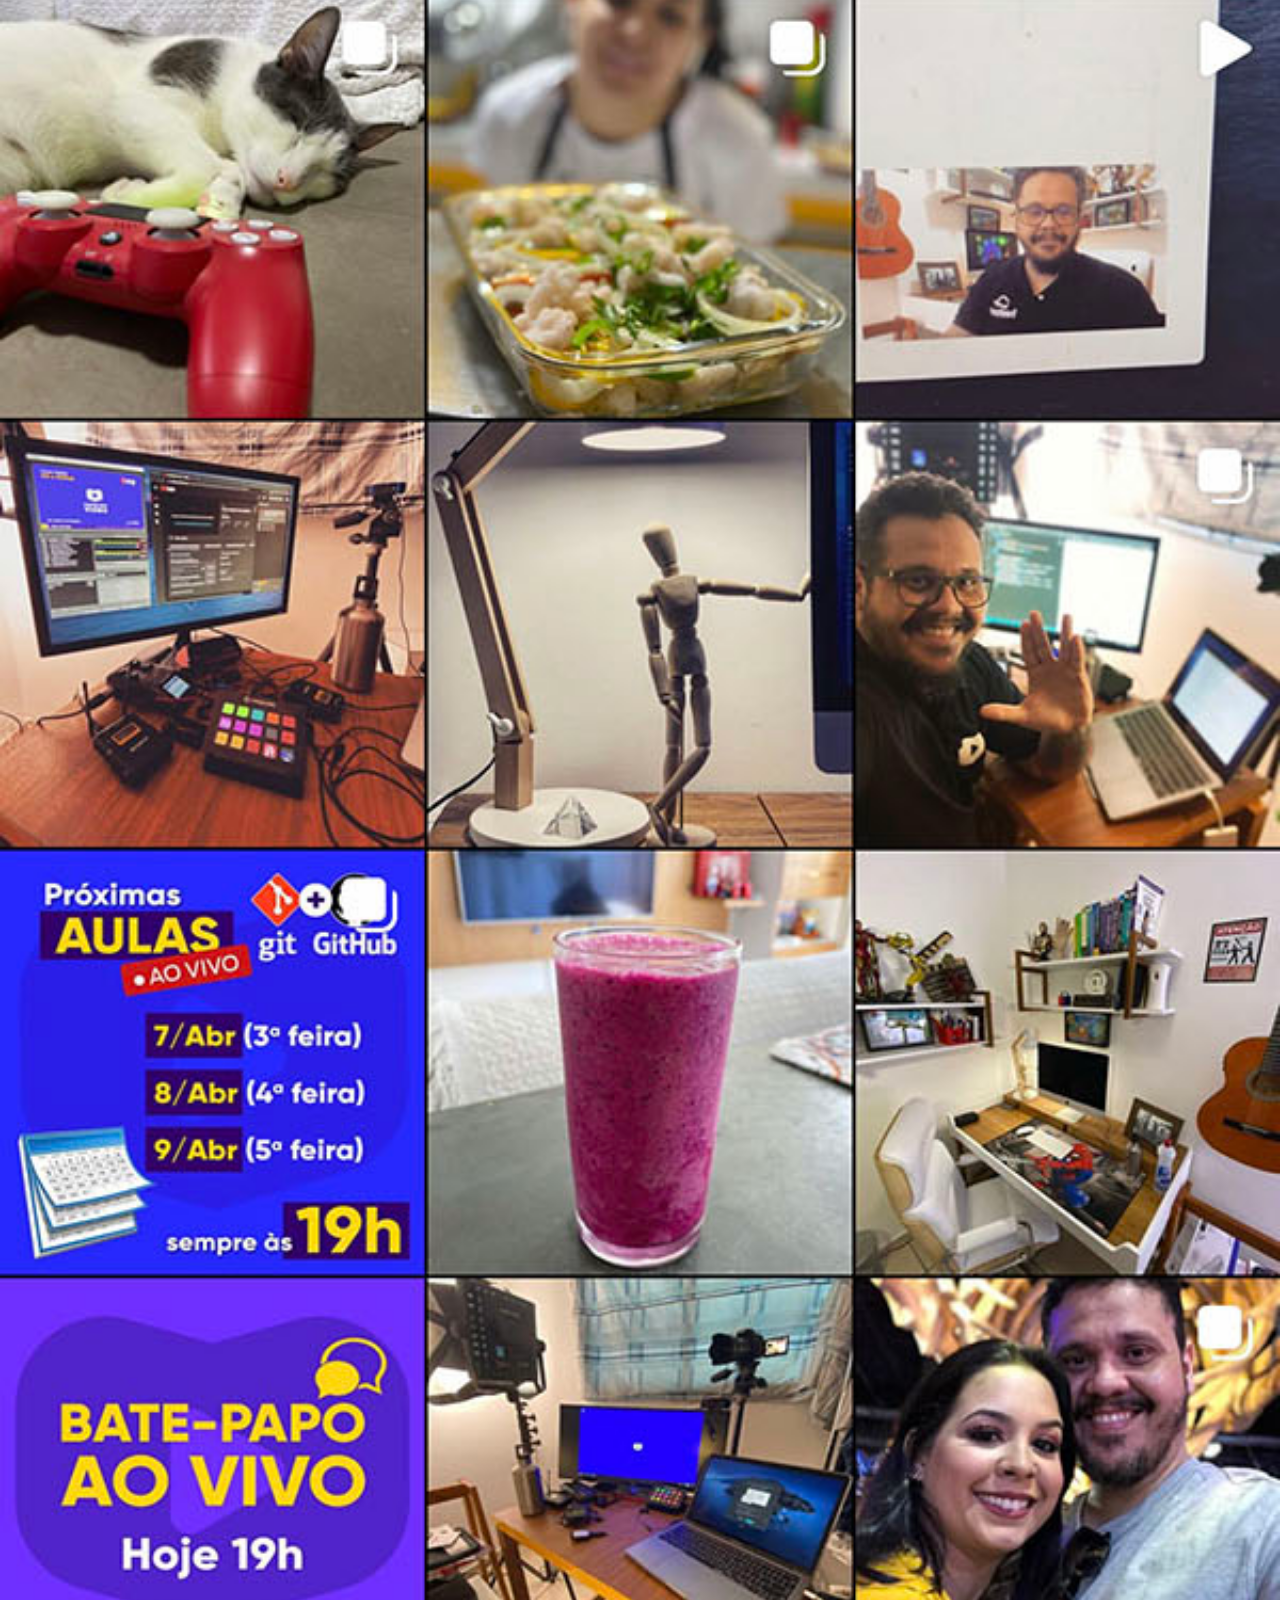
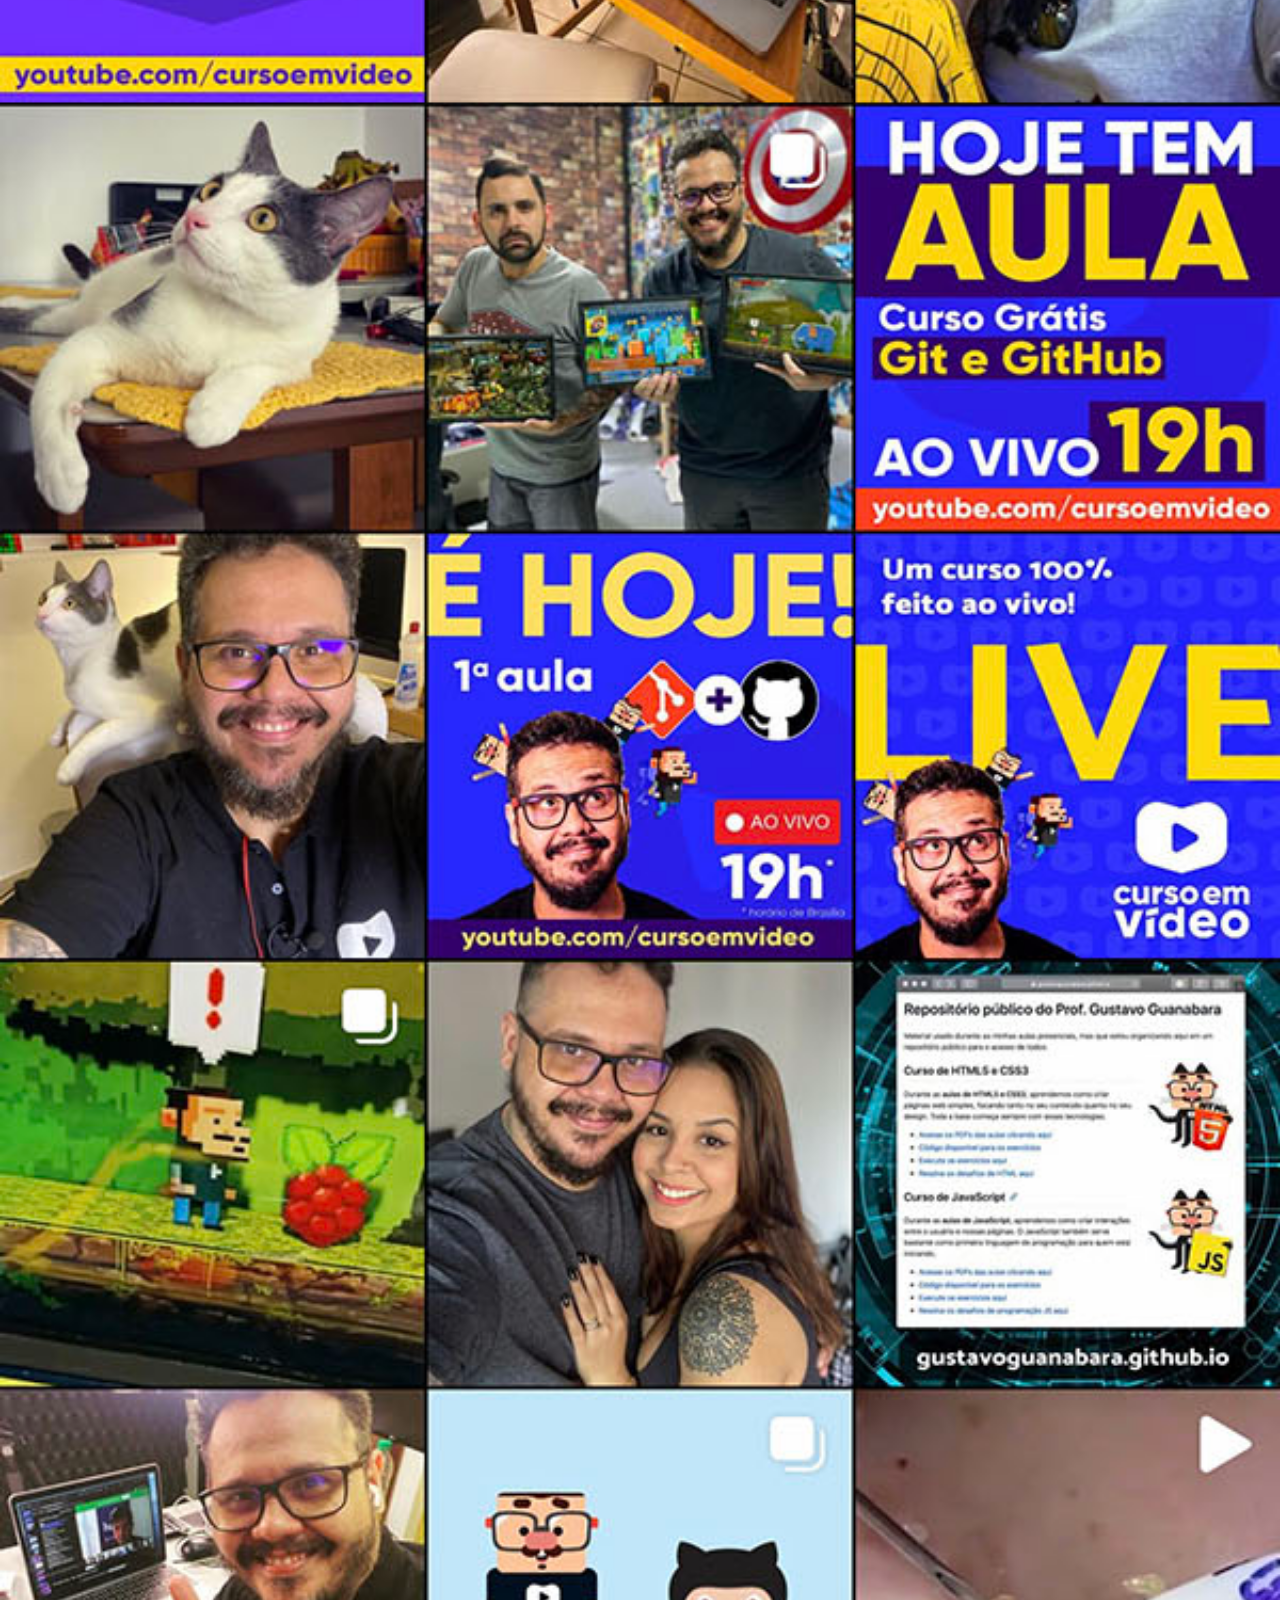
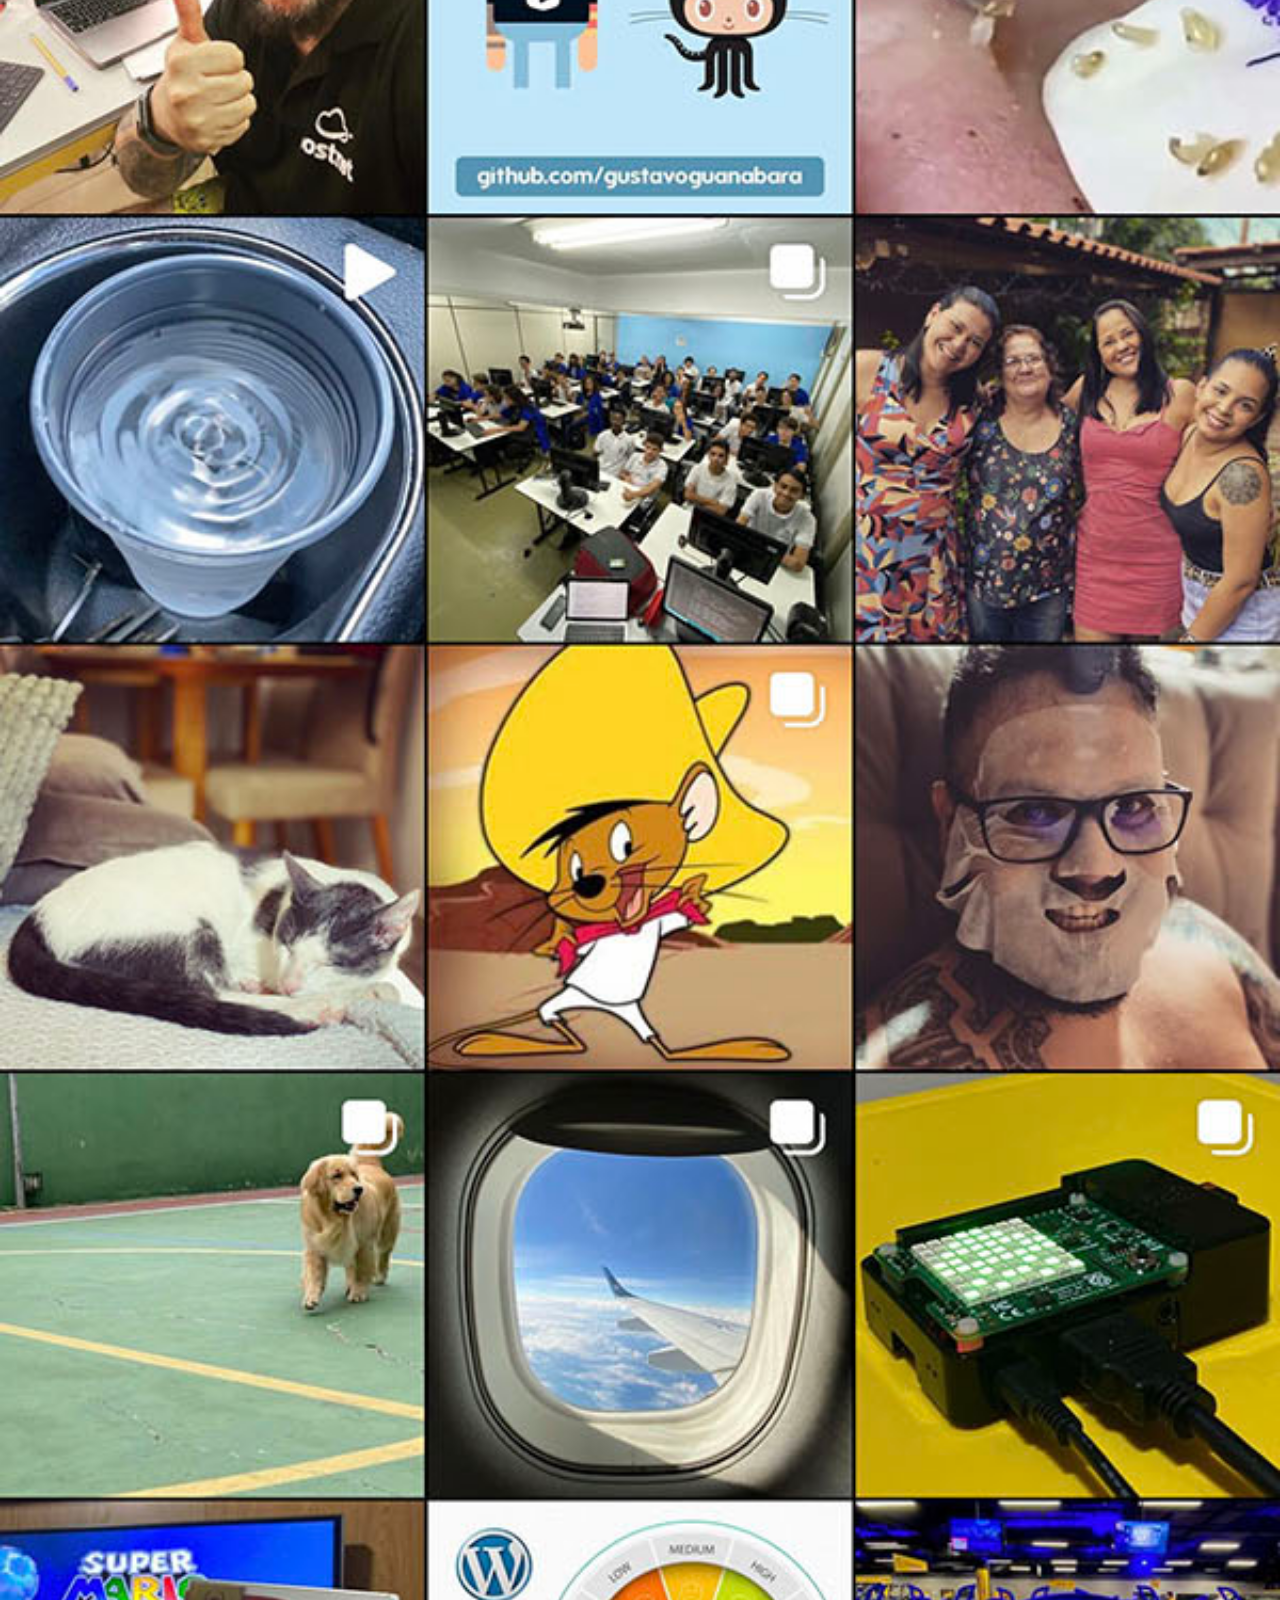
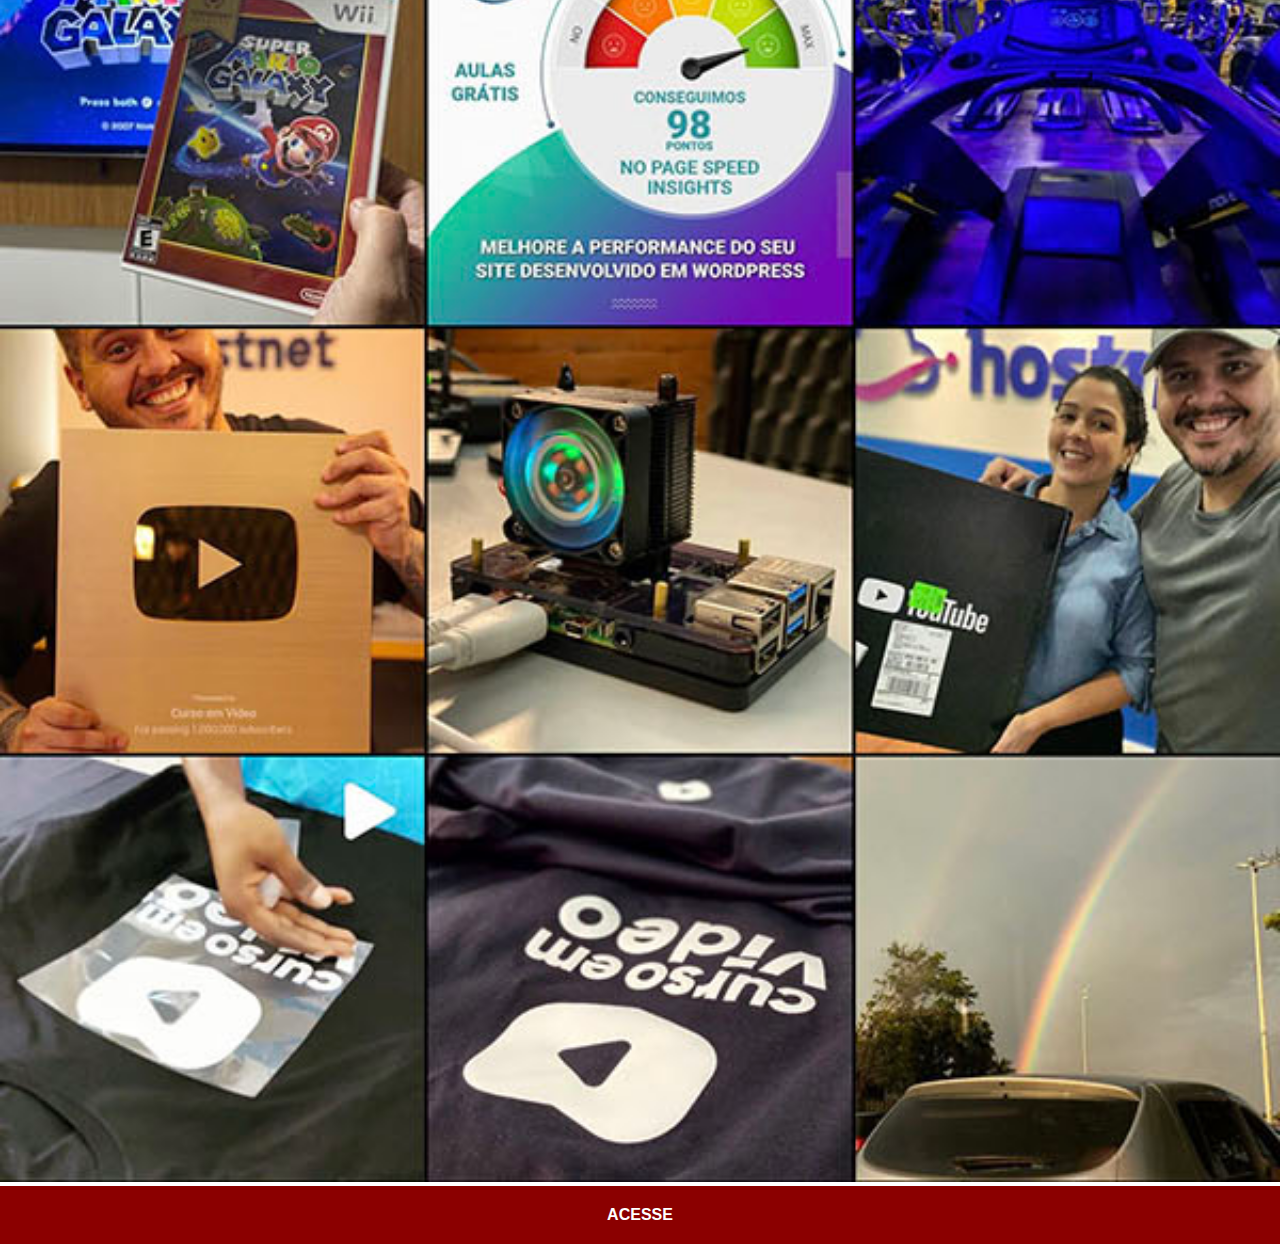
<file: instragran.html>
<!DOCTYPE html>
<html lang="pt-br">
<head>
    <meta charset="UTF-8">
    <meta name="viewport" content="width=device-width, initial-scale=1.0">
    <title>Instagran</title>
    <link rel="stylesheet" href="estilo/social.css">
</head>
<body>
    <img src="imagens/tela-instagram.jpg" alt="Instagran">
    <a href="" target="_blank">ACESSE</a>
</body>
</html>
</file>
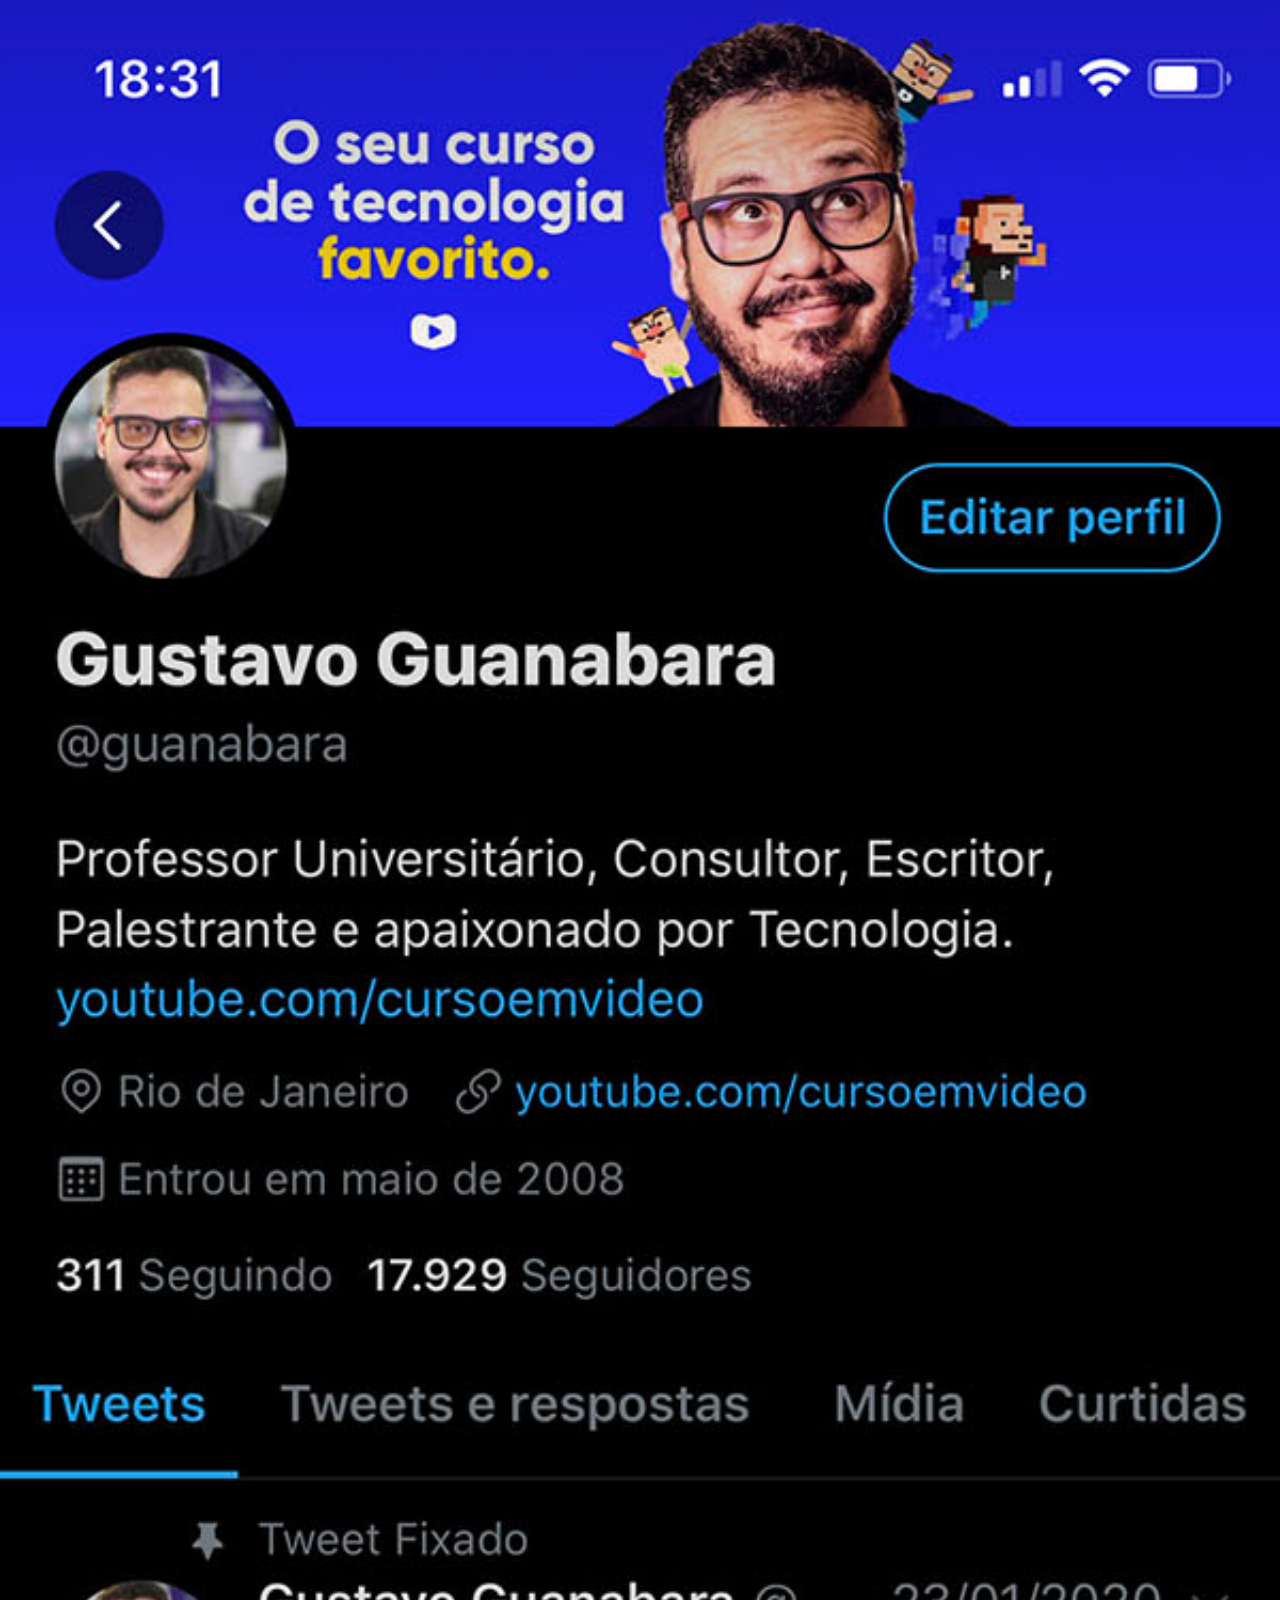
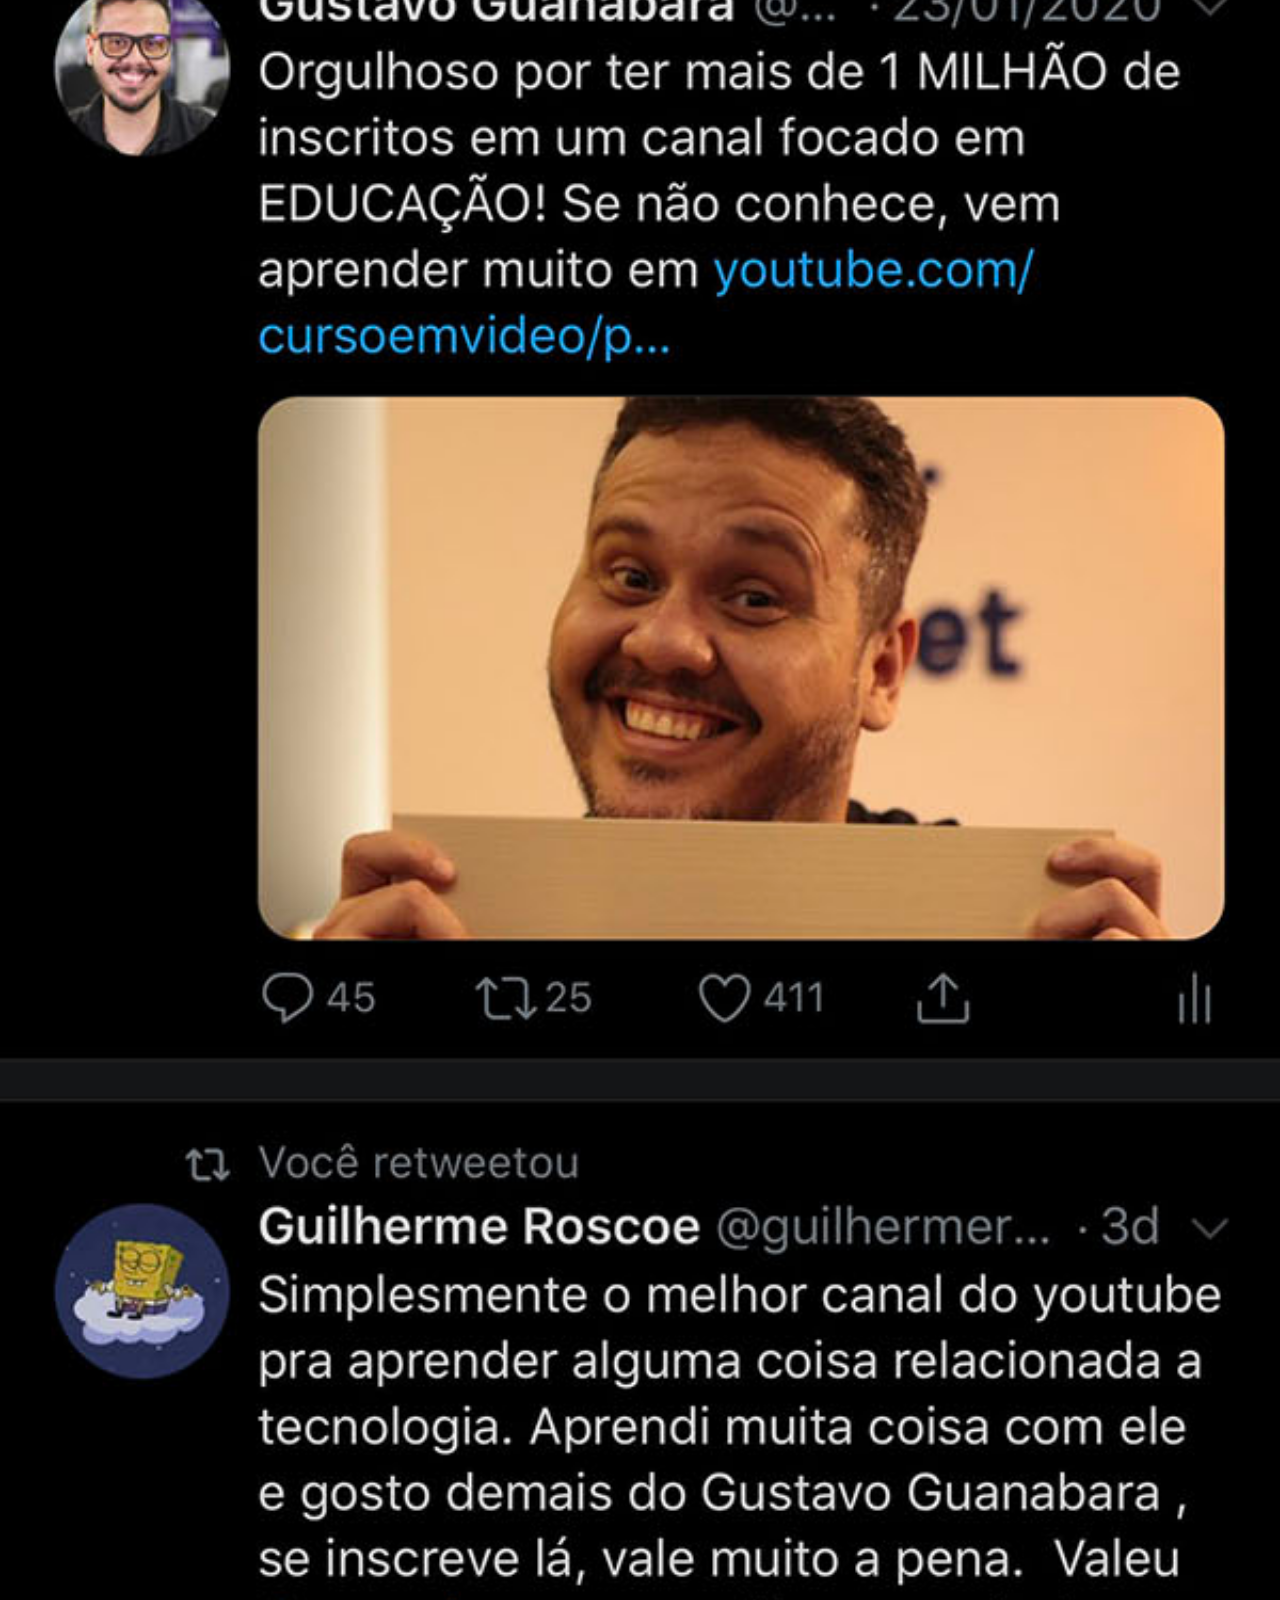
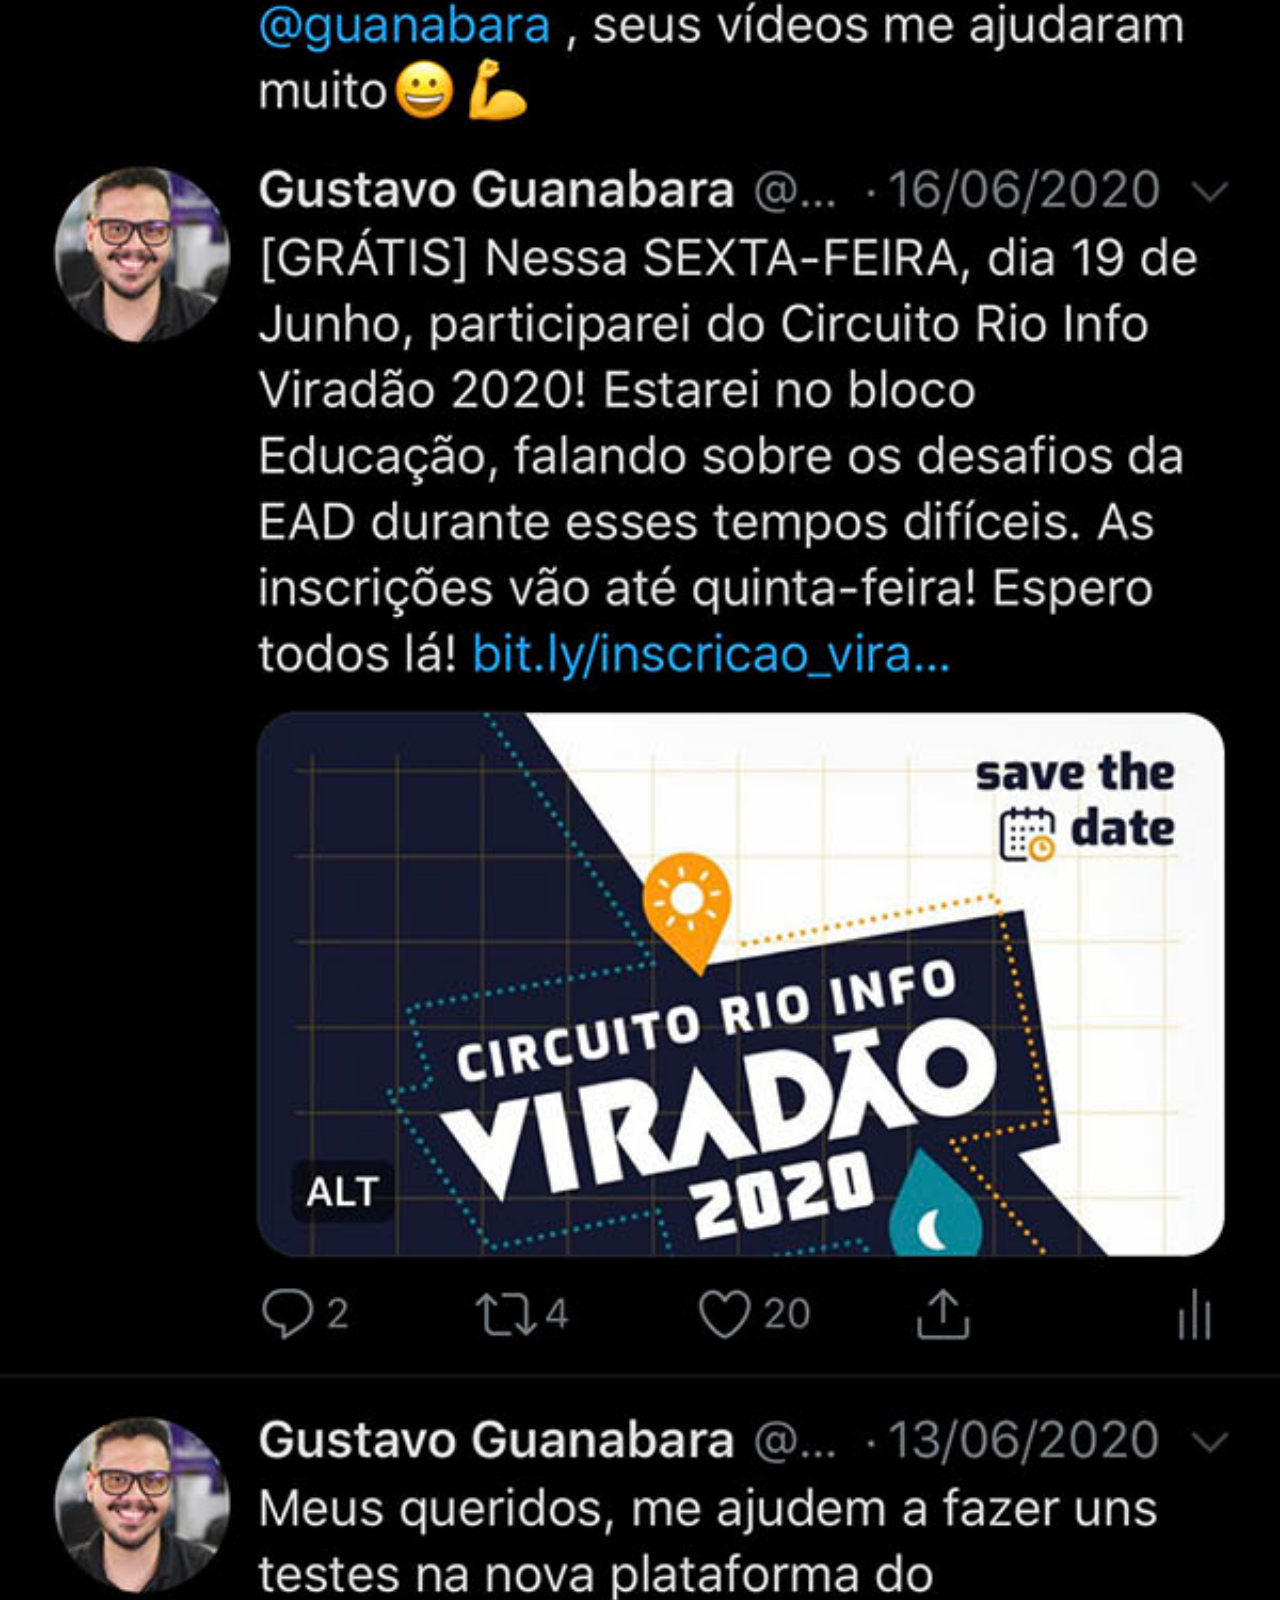
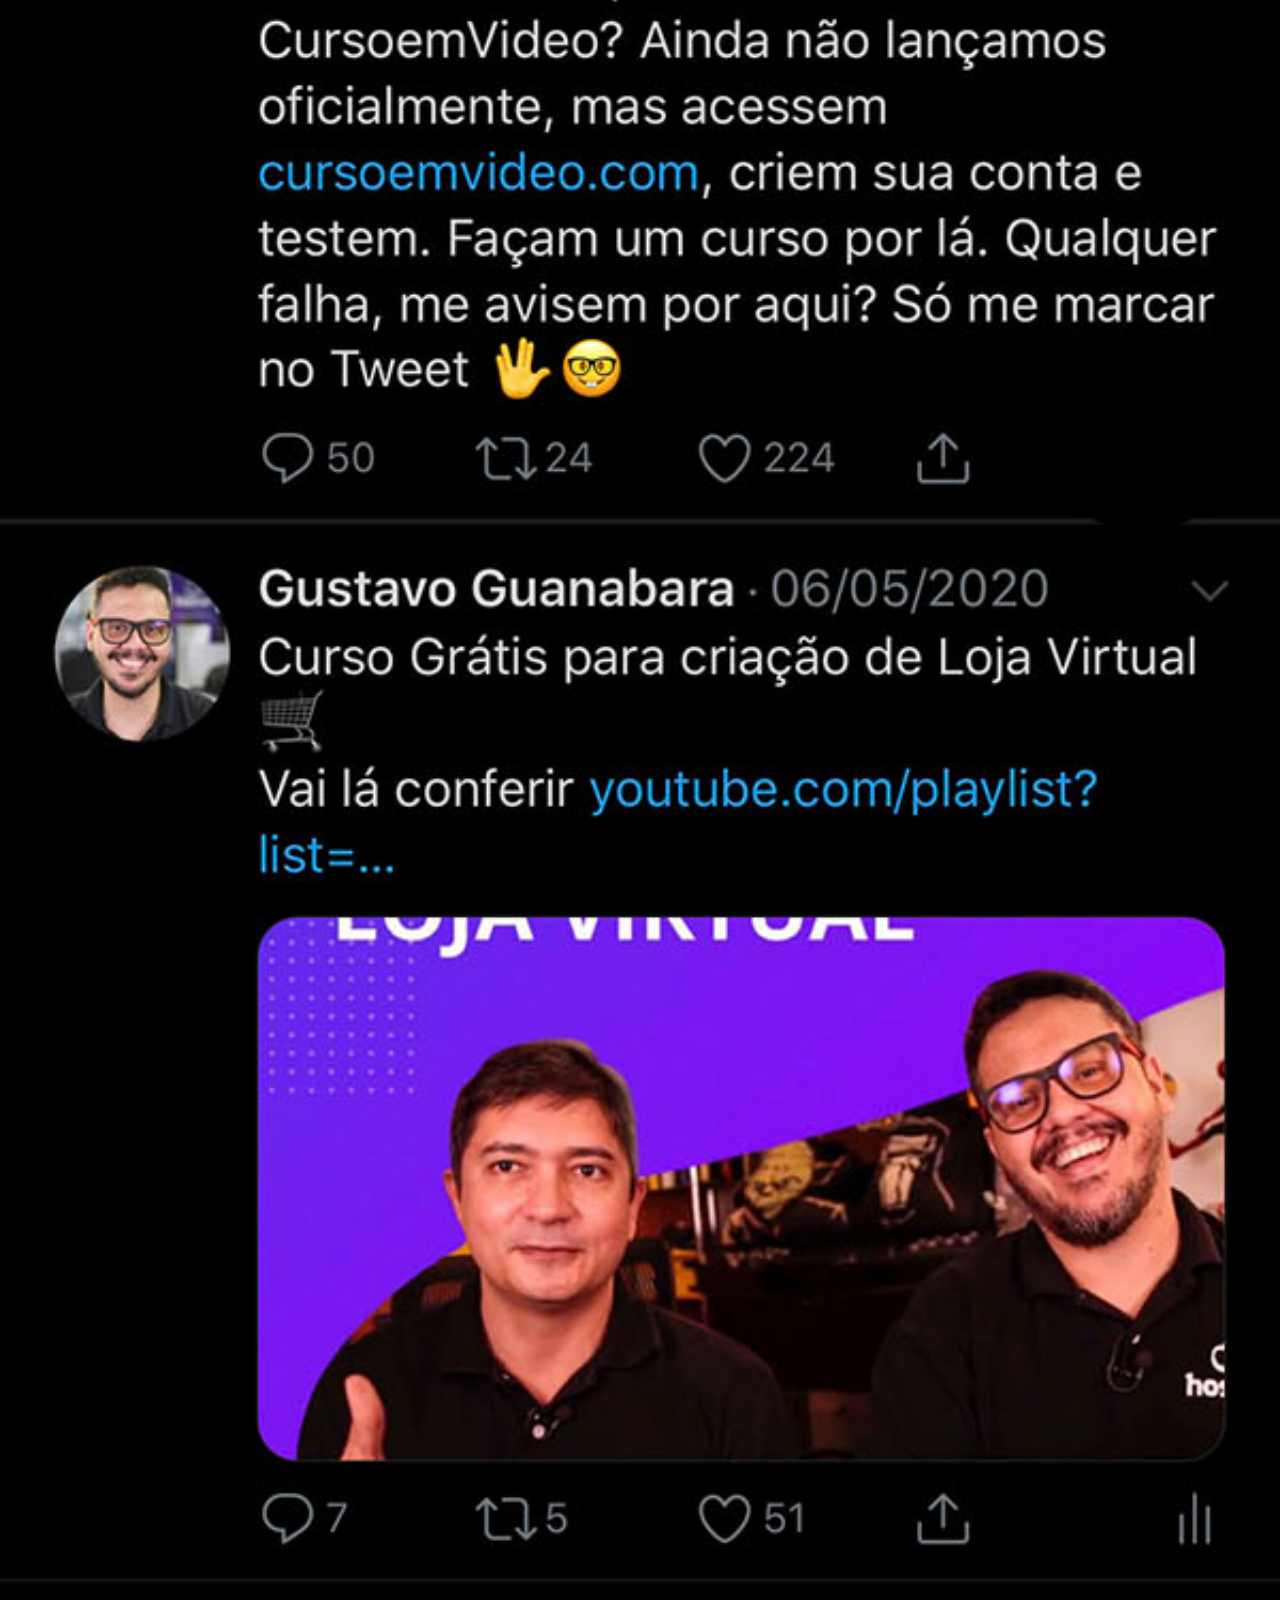
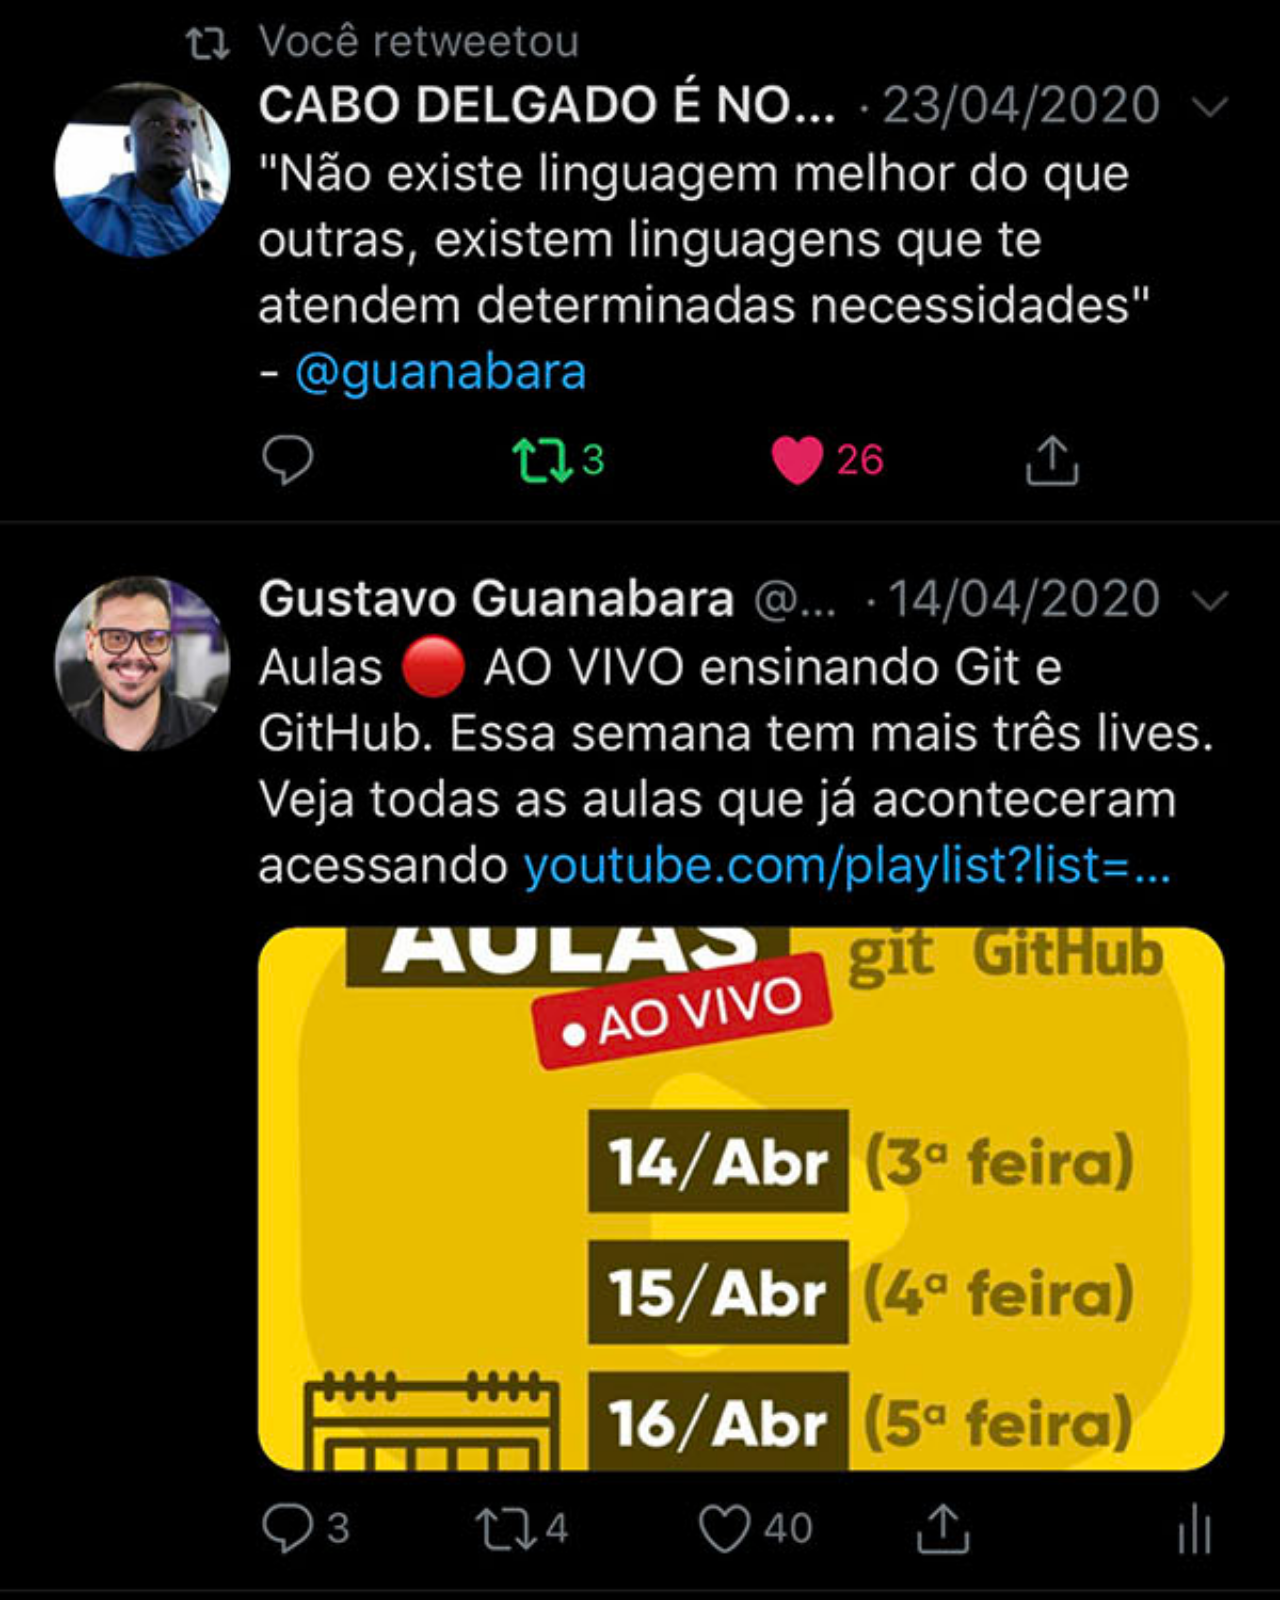
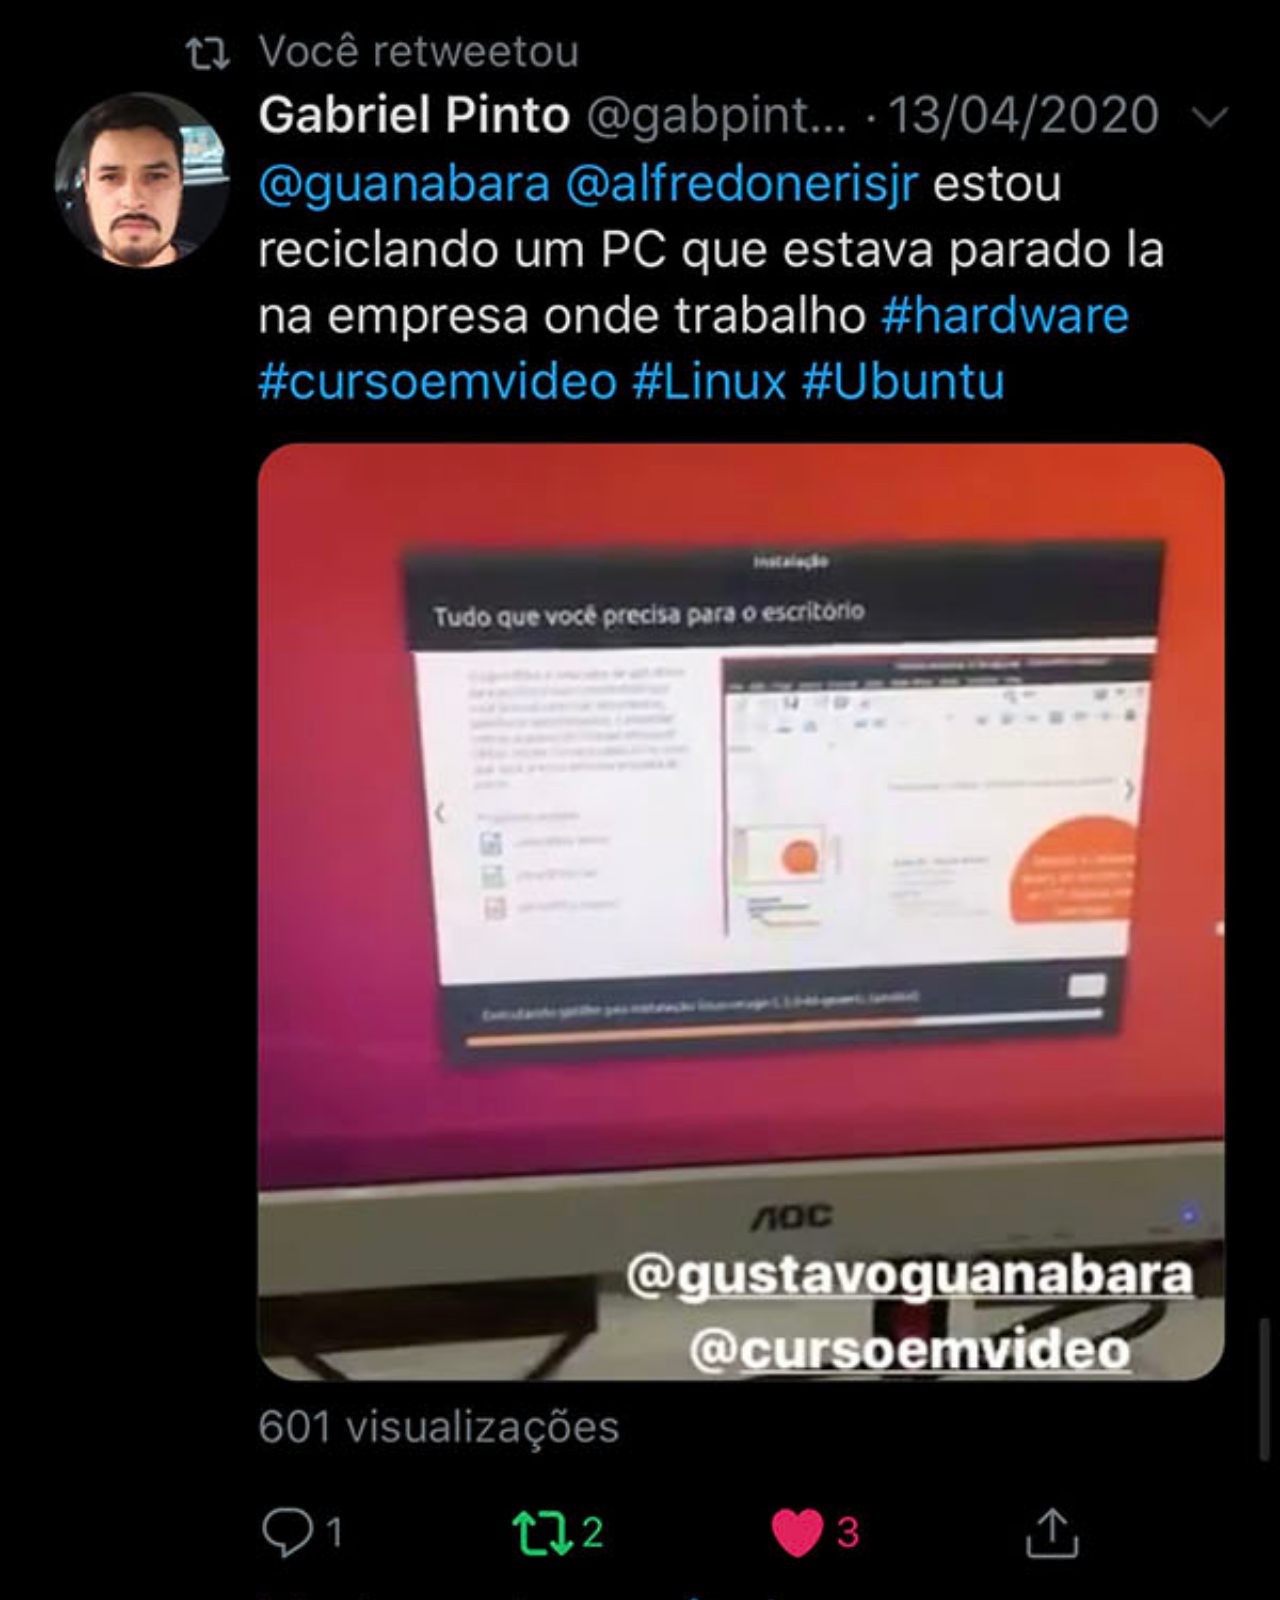
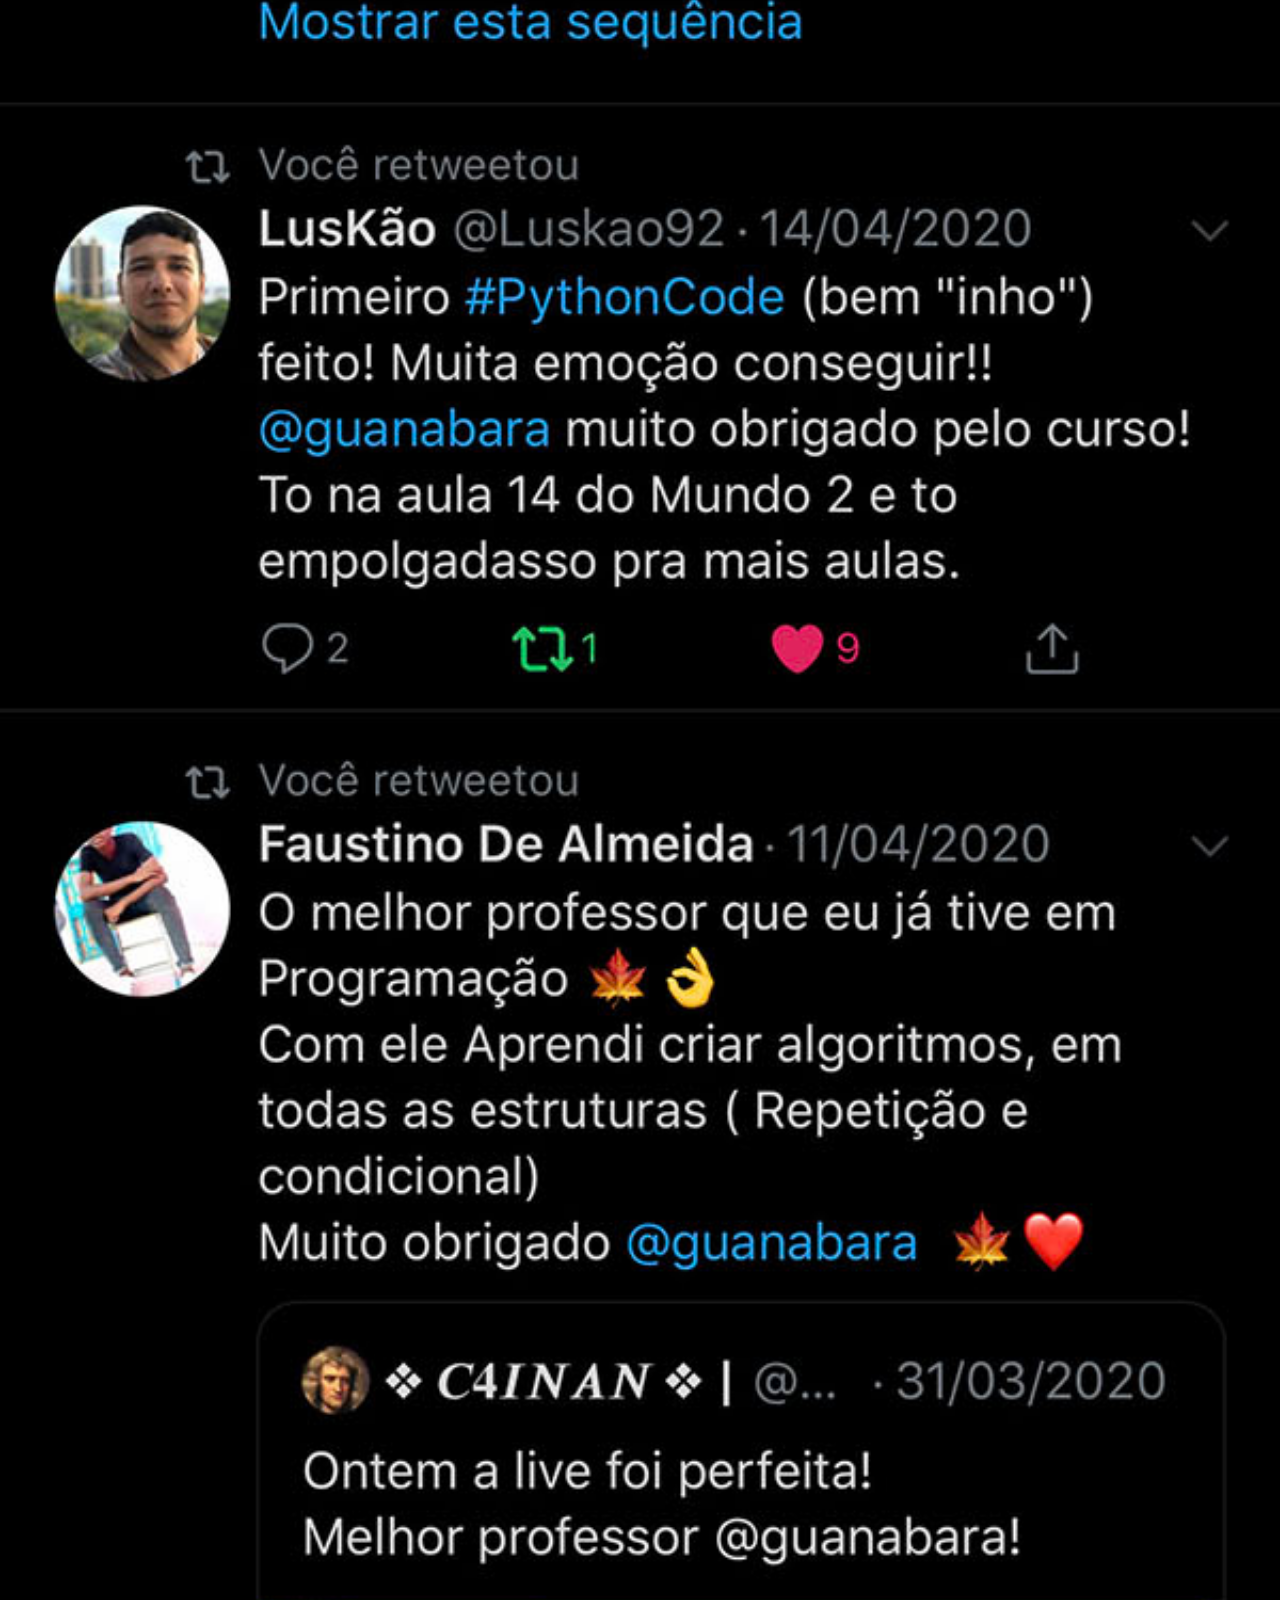
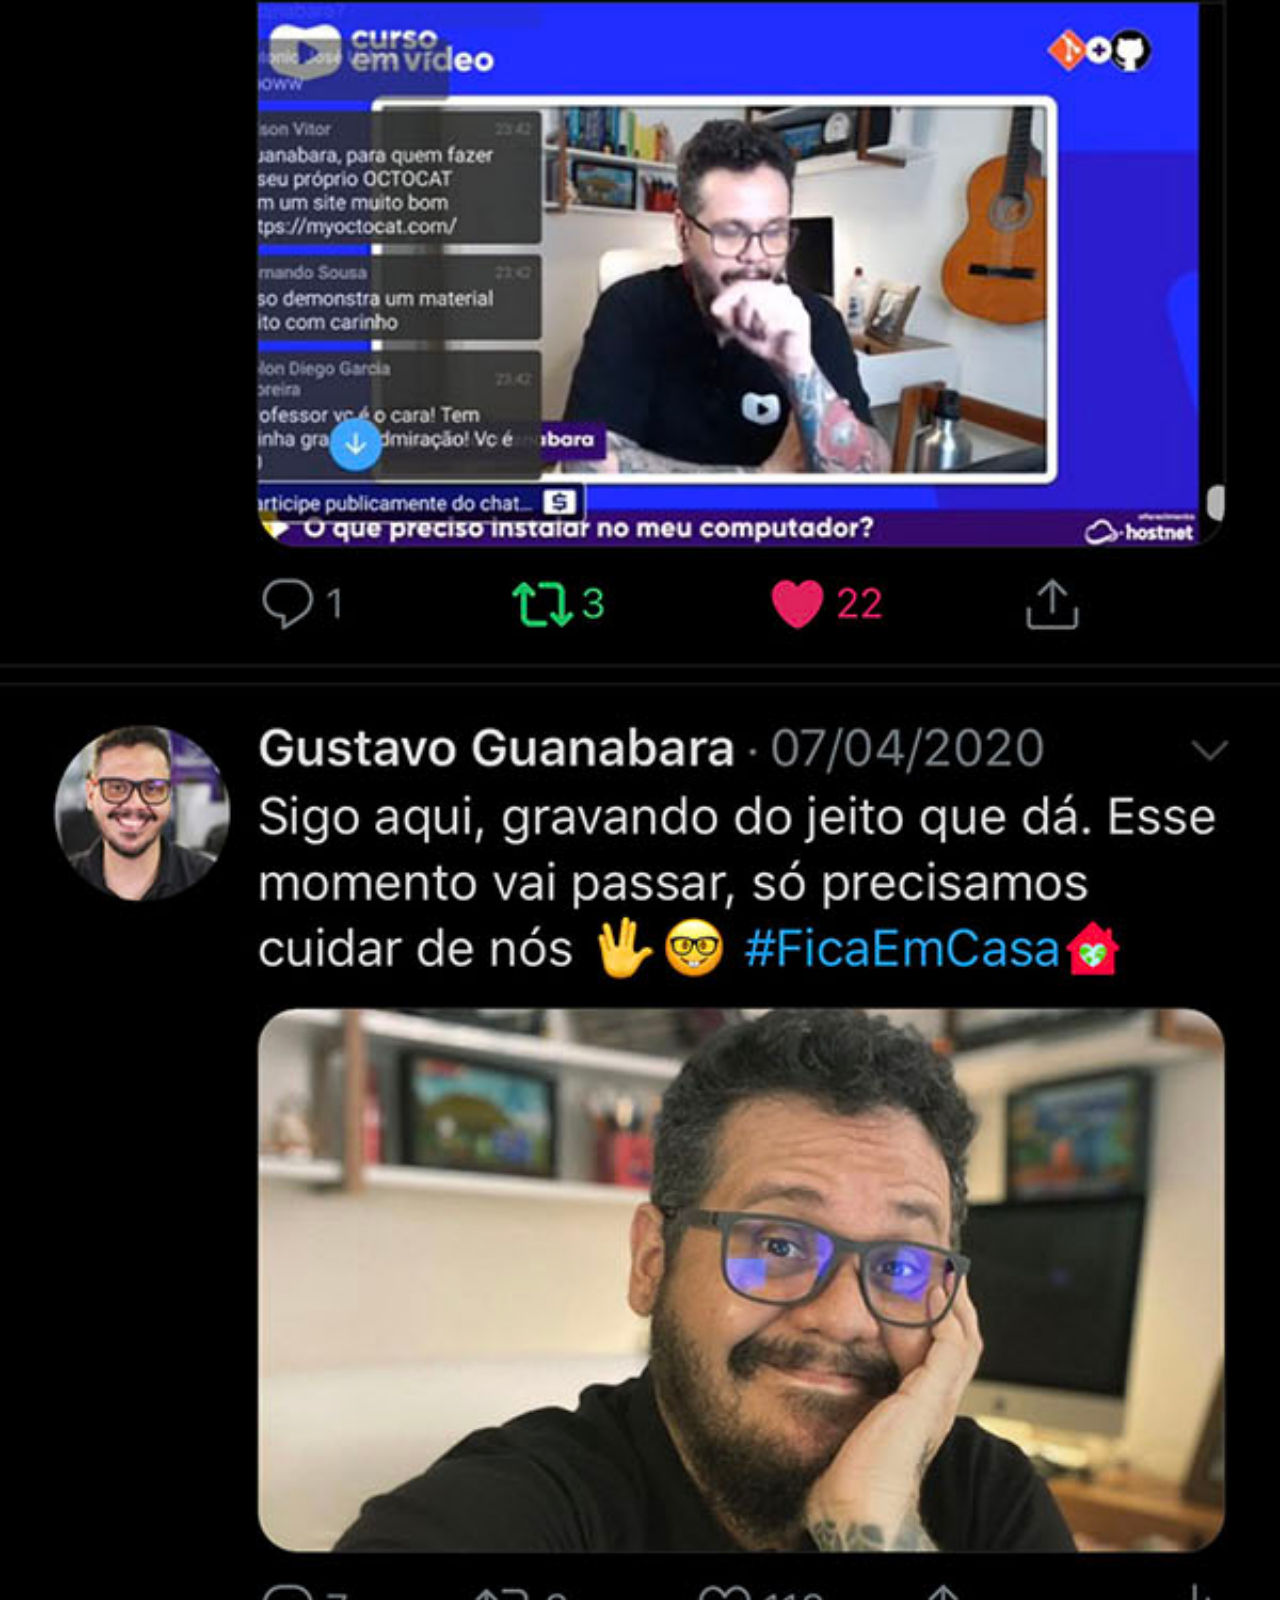
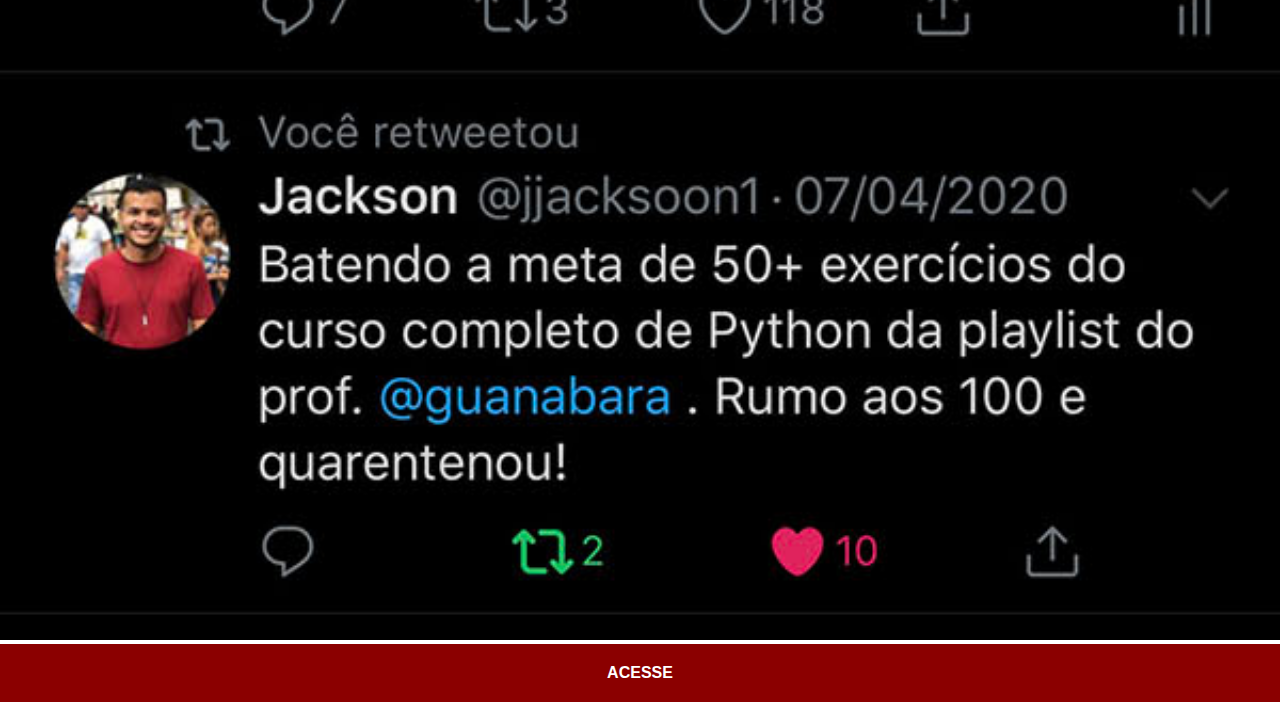
<file: twiter.html>
<!DOCTYPE html>
<html lang="pt-br">
<head>
    <meta charset="UTF-8">
    <meta name="viewport" content="width=device-width, initial-scale=1.0">
    <title>twiter</title>
    <link rel="stylesheet" href="estilo/social.css">
</head>
<body>
    <img src="imagens/tela-twitter.jpg" alt="twiter">
    <a href="" target="_blank">ACESSE</a>
    
</body>
</html>
</file>
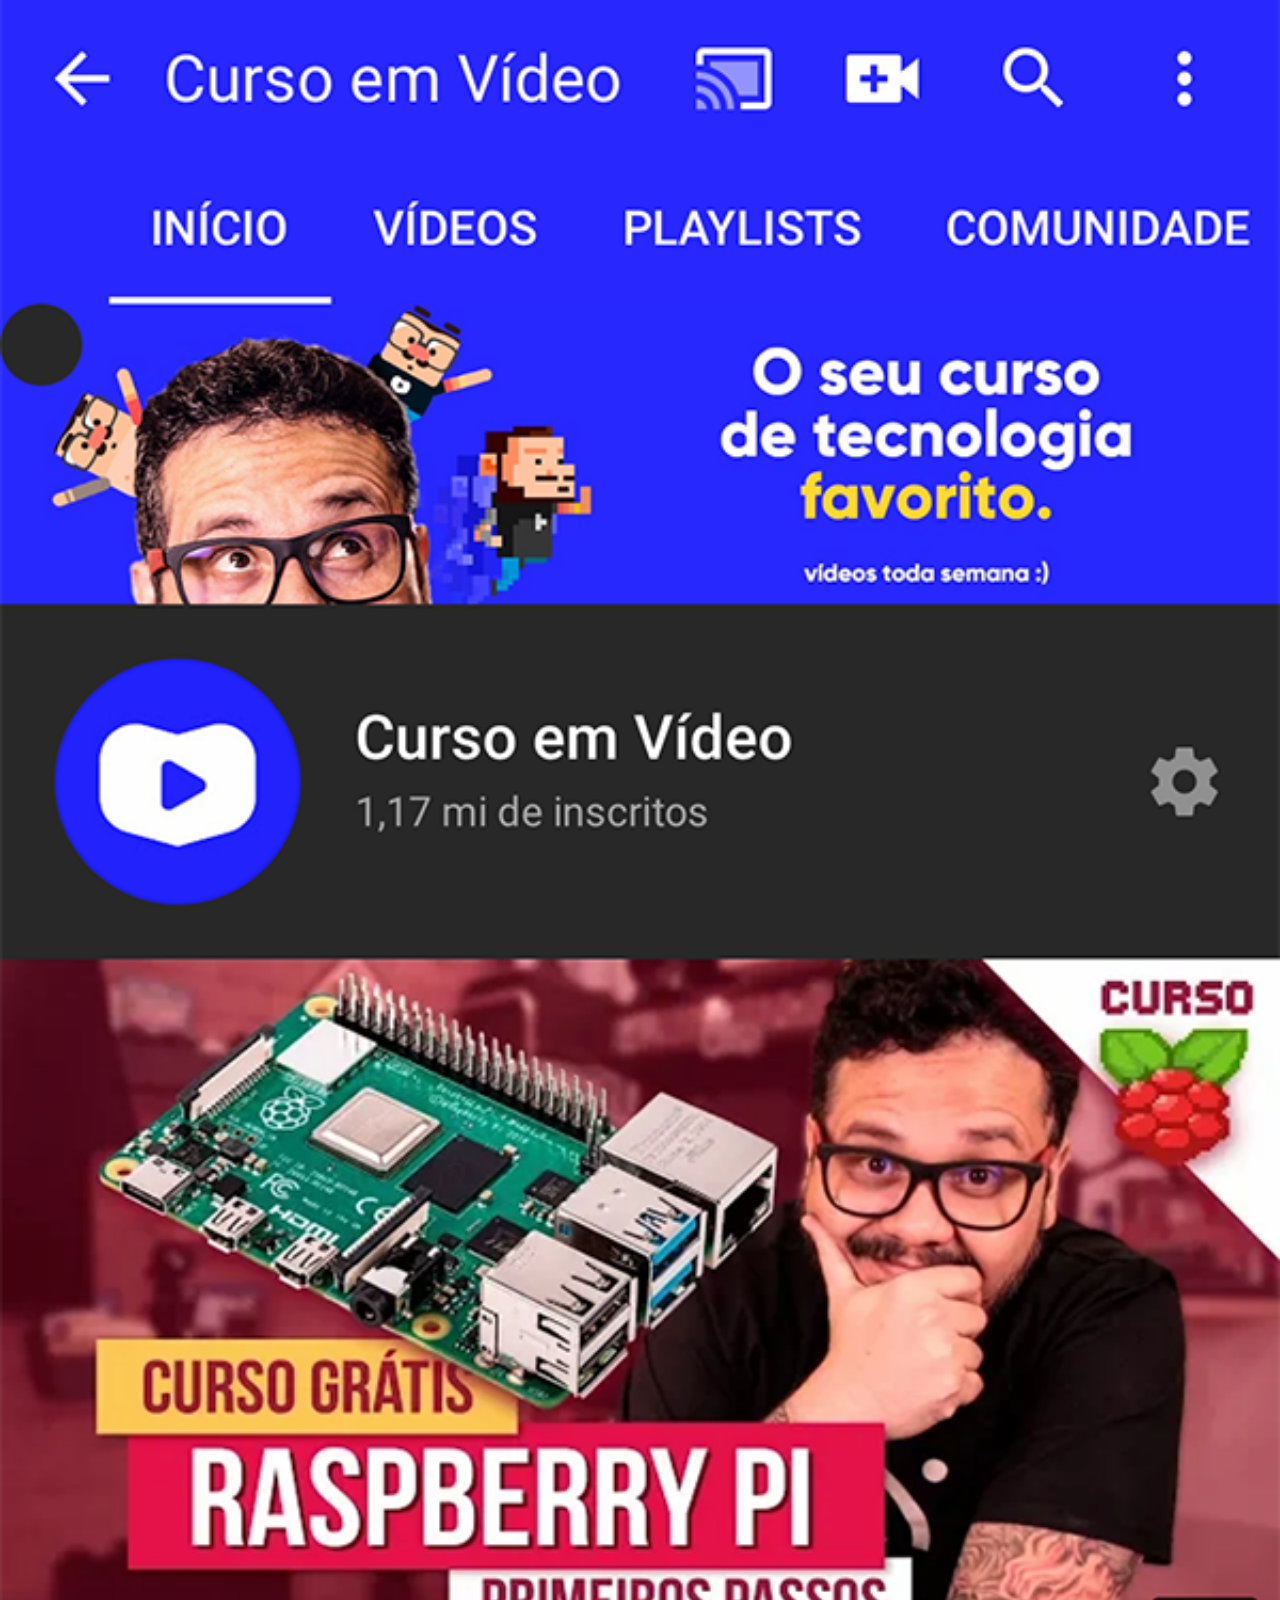
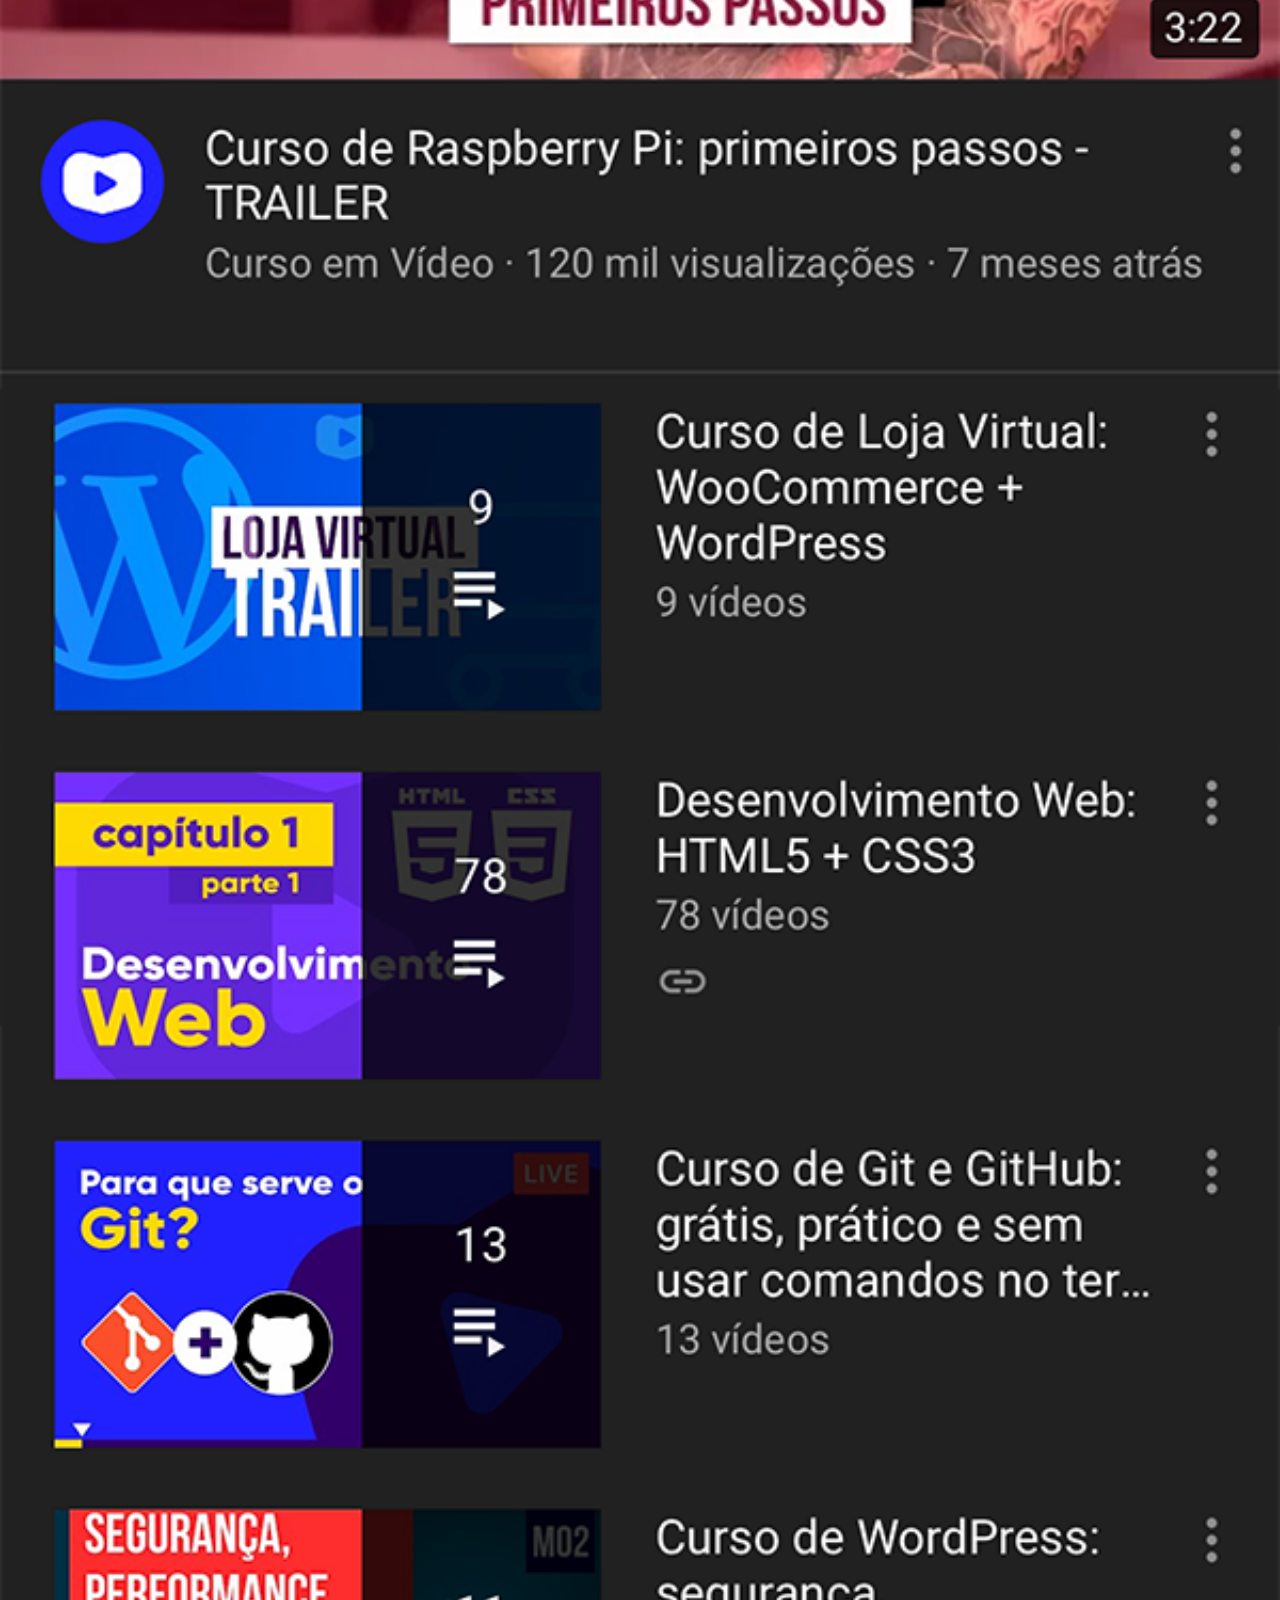
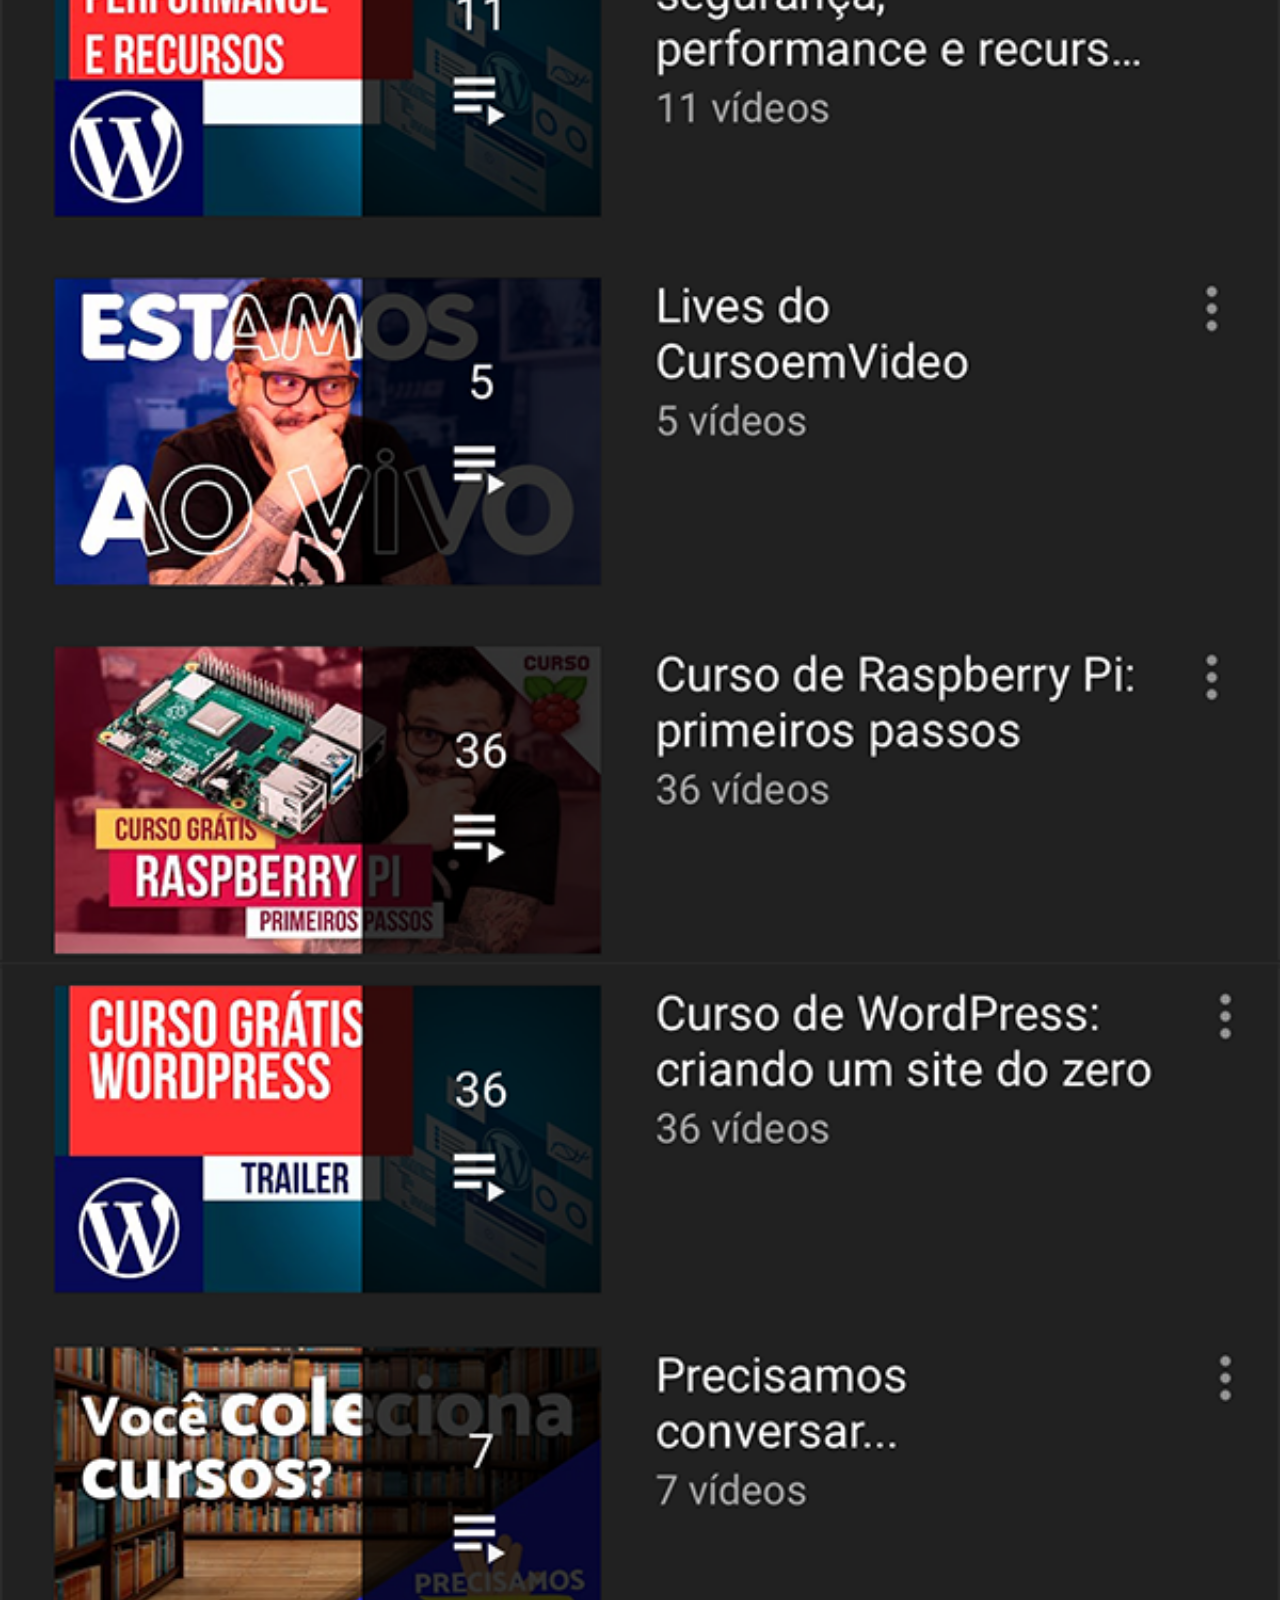
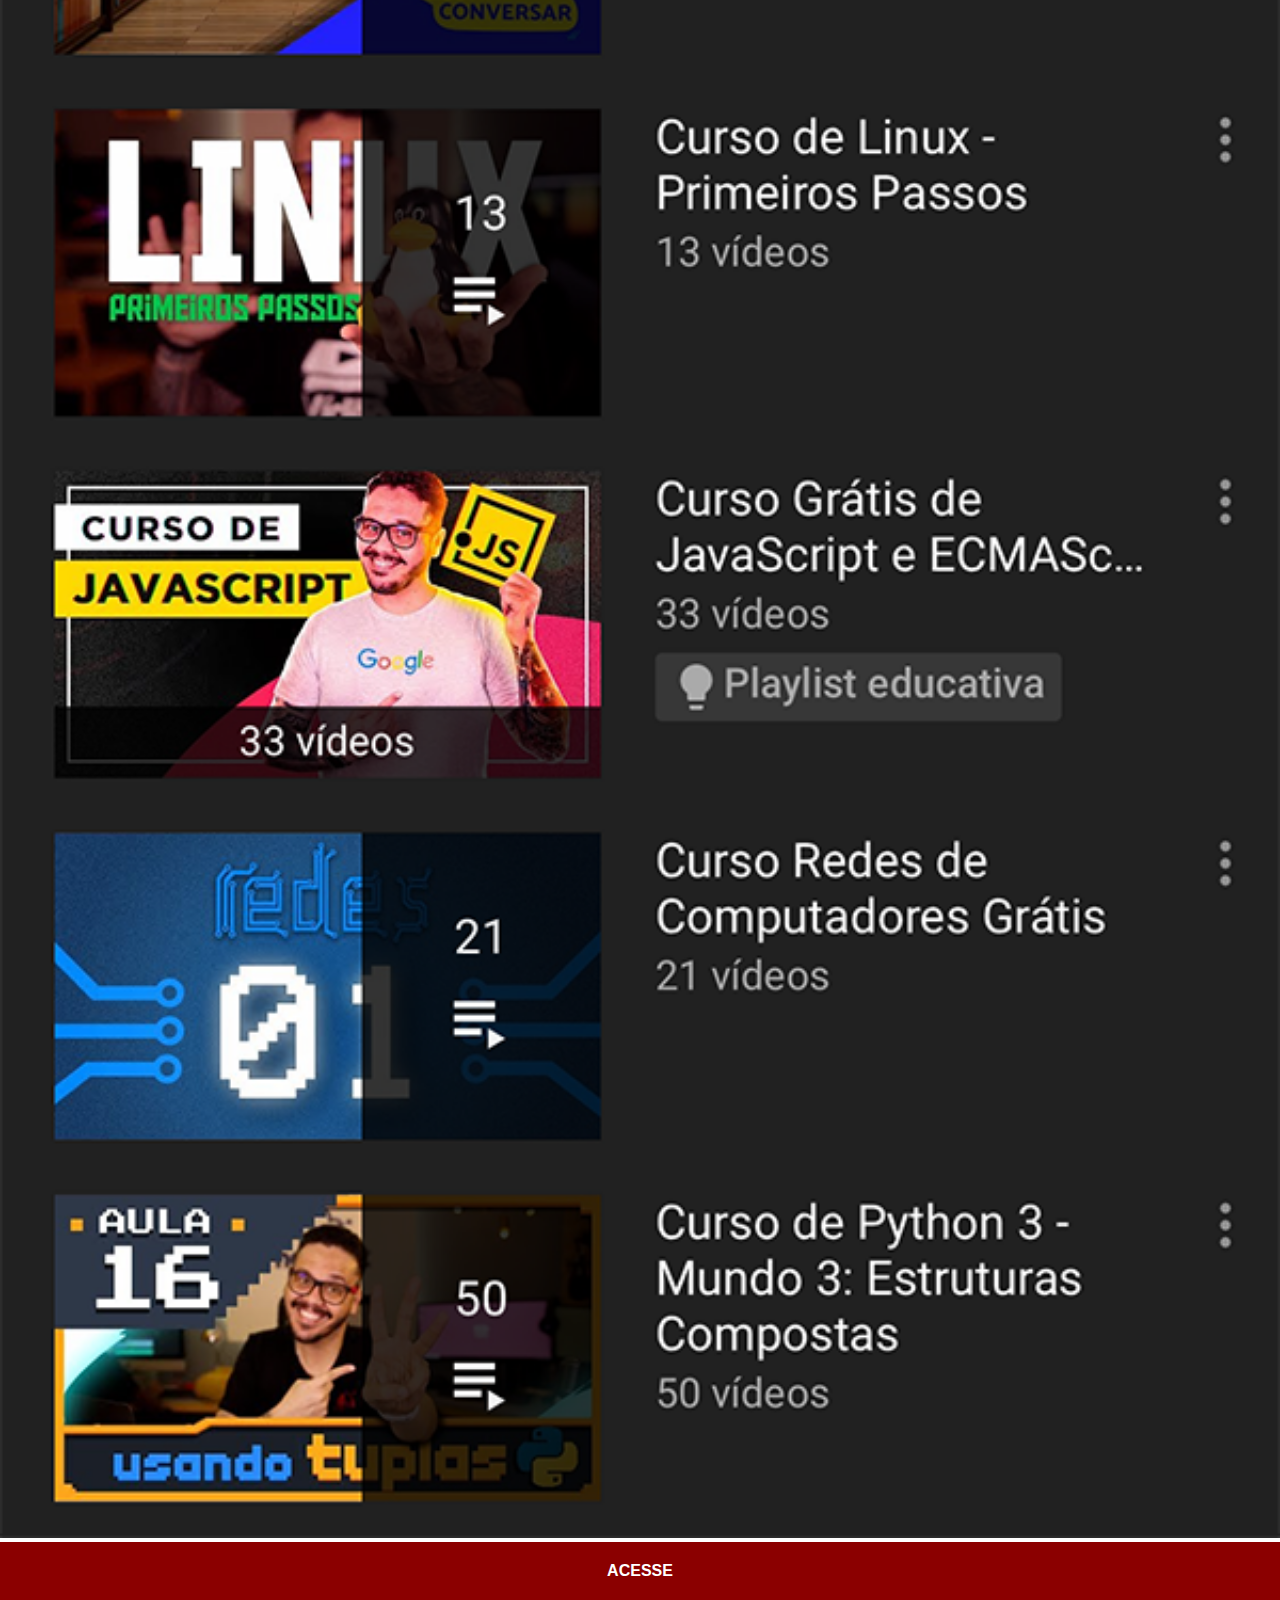
<file: youtube.html>
<!DOCTYPE html>
<html lang="en">
<head>
    <meta charset="UTF-8">
    <meta name="viewport" content="width=device-width, initial-scale=1.0">
    <title>youtube</title>
    <link rel="stylesheet" href="estilo/social.css">
</head>
<body>
    <img src="imagens/tela-youtube.png" alt="">
    <a href="https://www.youtube.com/@CursoemVideo" target="_blank">ACESSE</a>
</body>
</html>
</file>
<file: estilo/social.css>
@charset "UTF-8";

*{
    margin: 0px;
    padding: 0px;
    font-family: Arial, Helvetica, sans-serif;
}
::-webkit-scrollbar{
    width: 0px;
    height: 0px;
}
img{
    width: 100vw;


}
a{
    display: block;
    background-color: darkred;
    padding: 20px;
    text-align: center;
    color: white;
    text-decoration: none;
    font-weight: bolder;
}
a:hover{
    background-color: brown;
}
</file>
